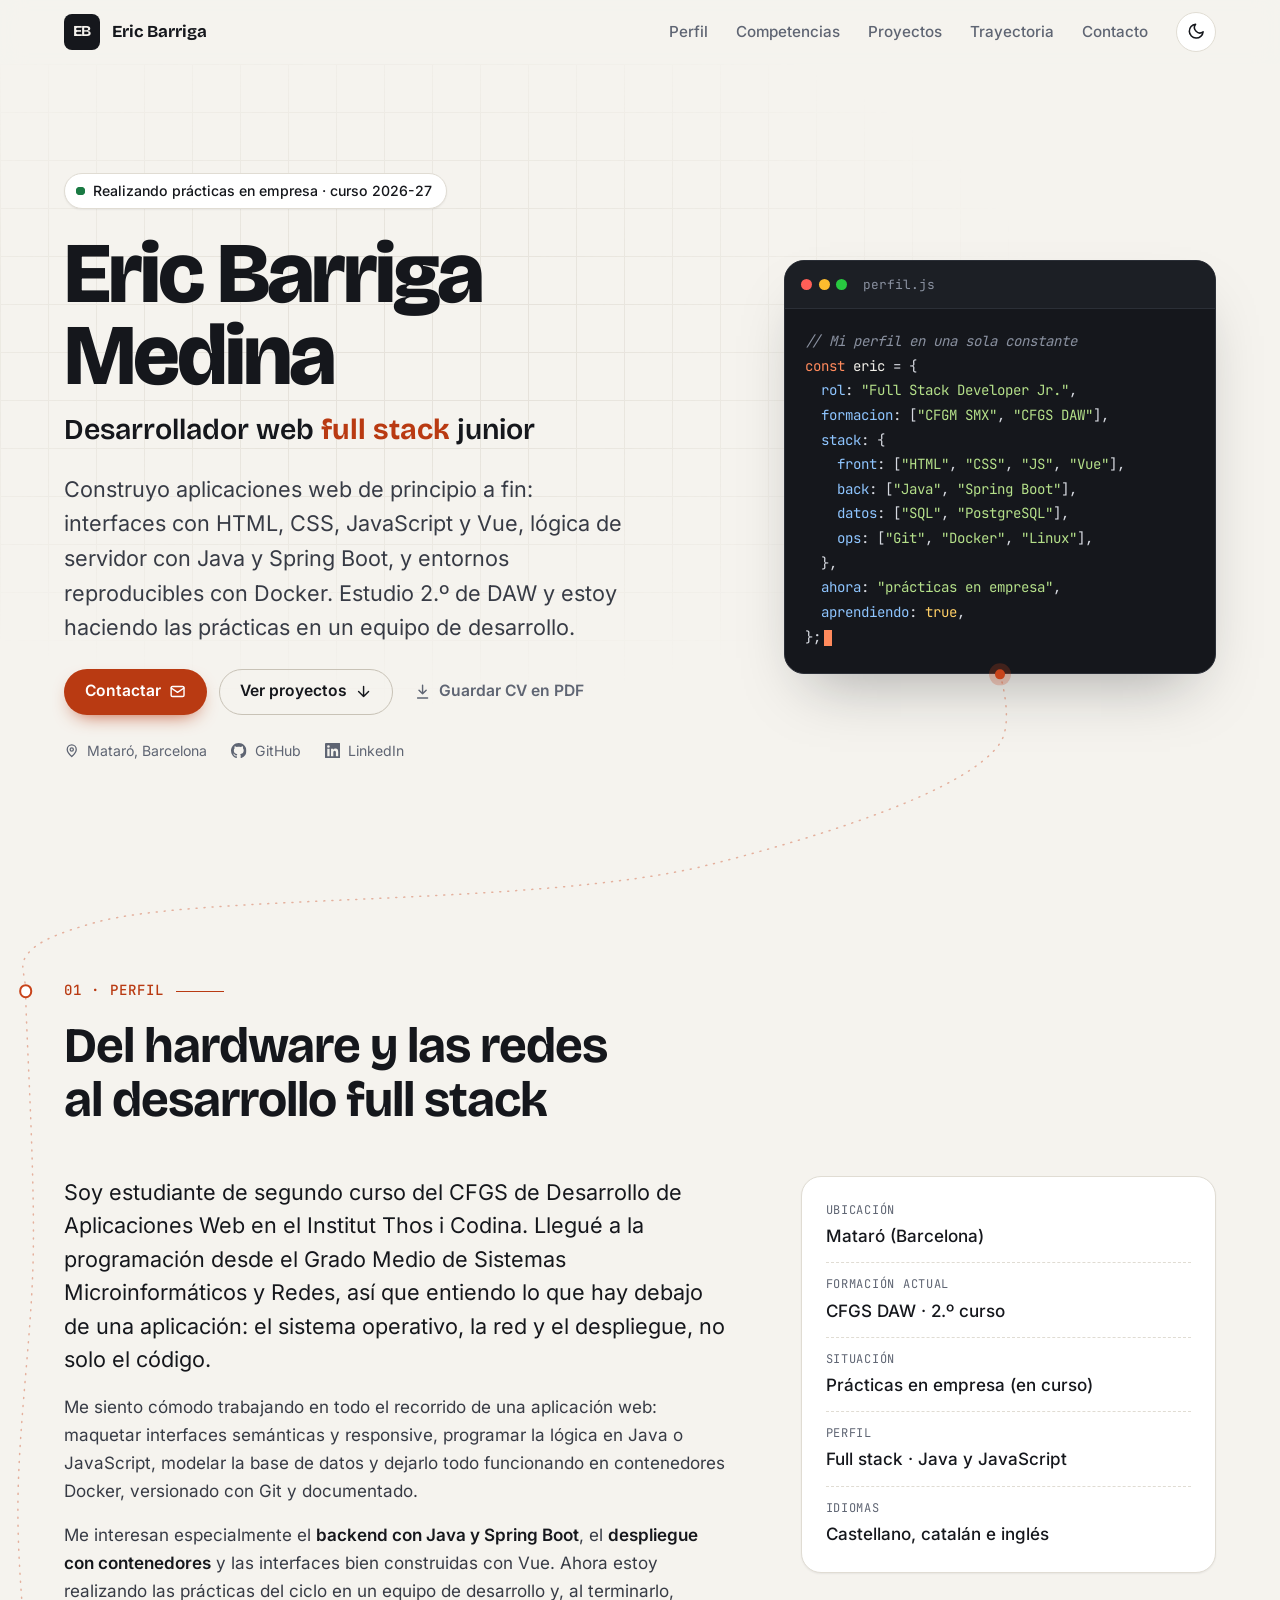
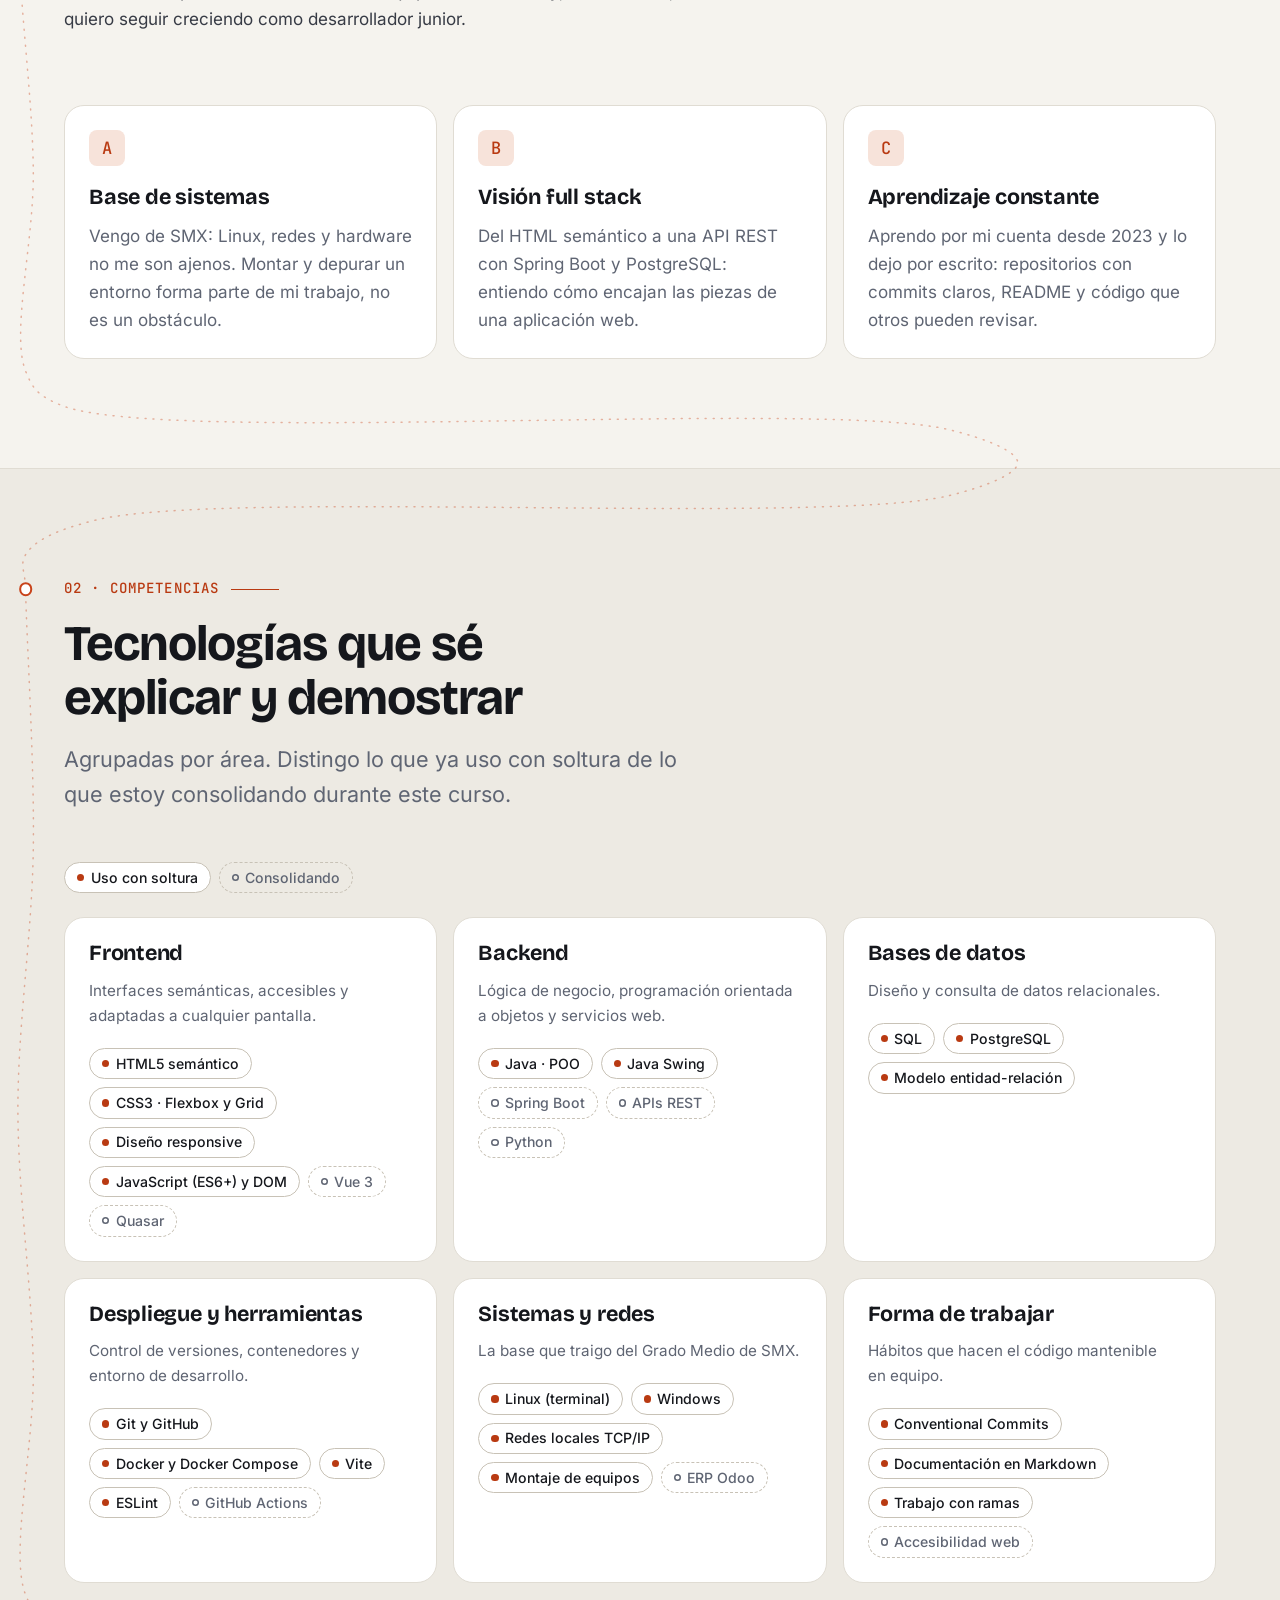
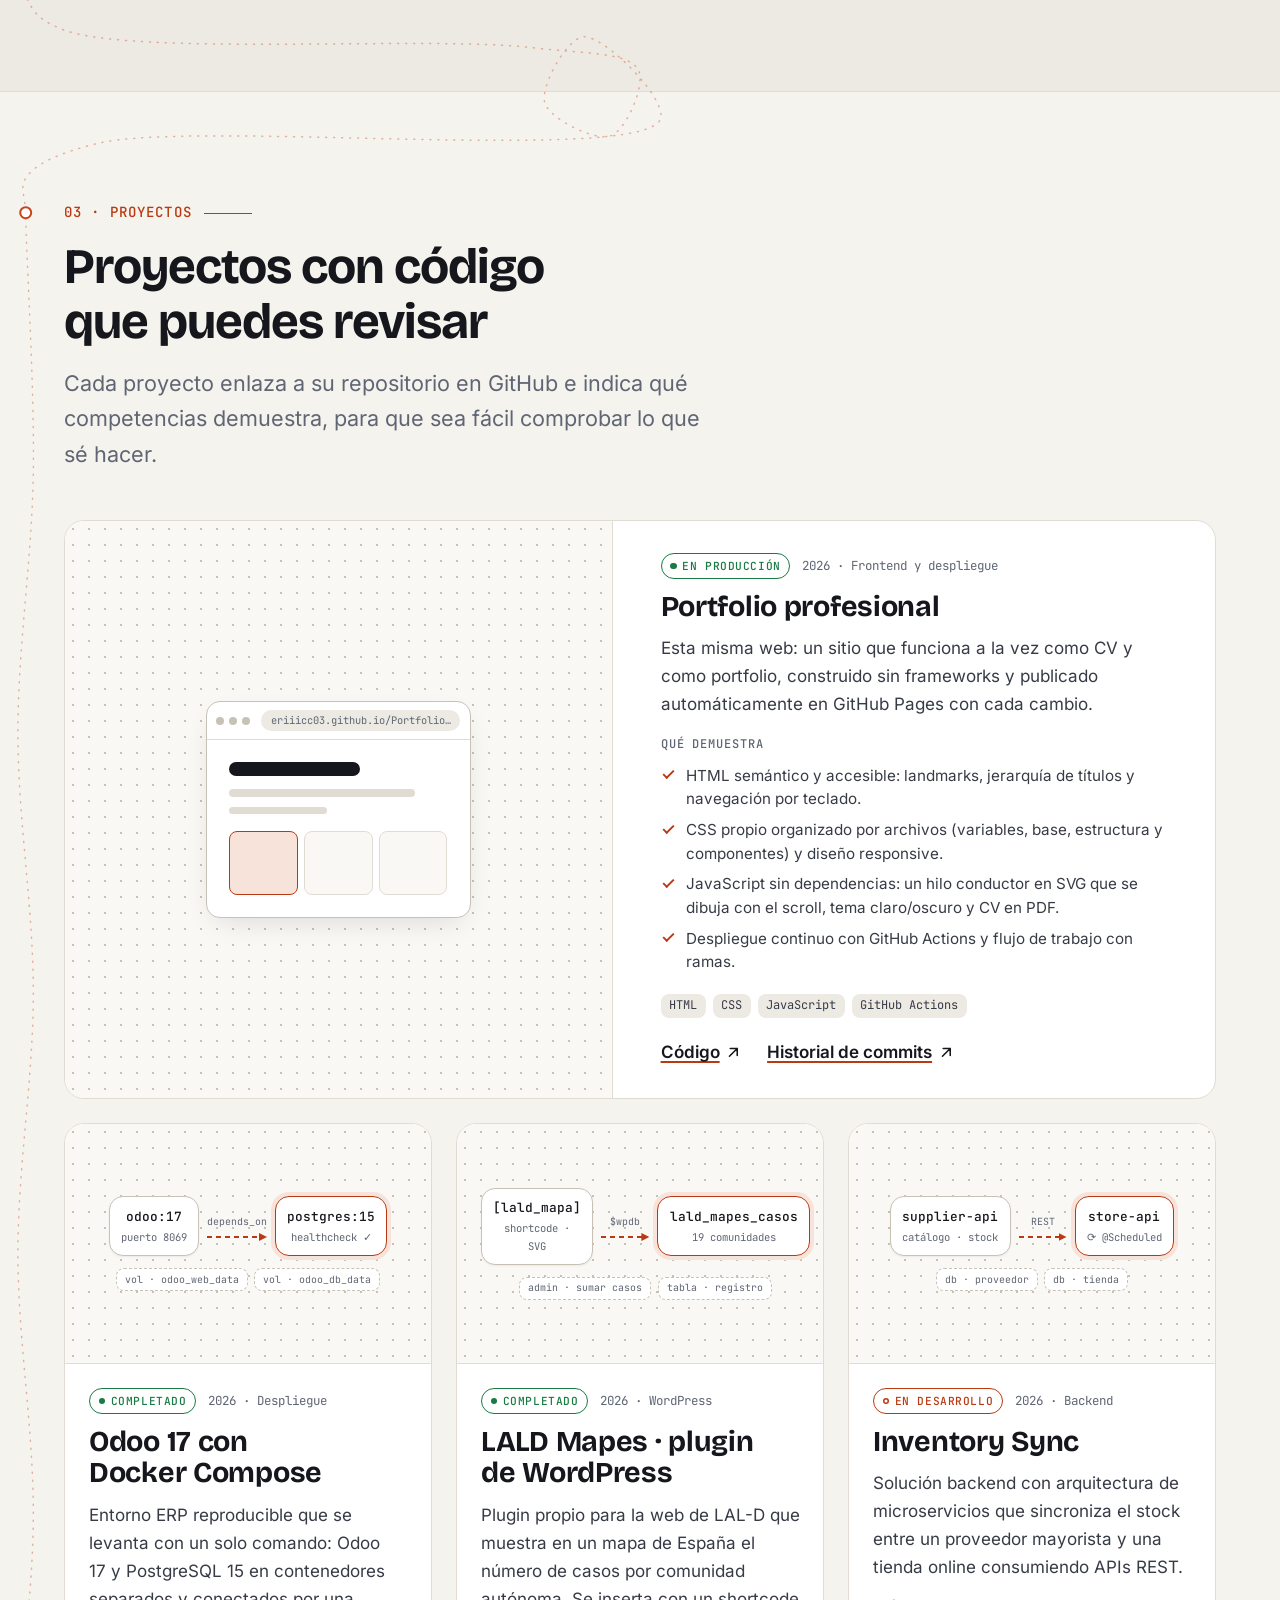
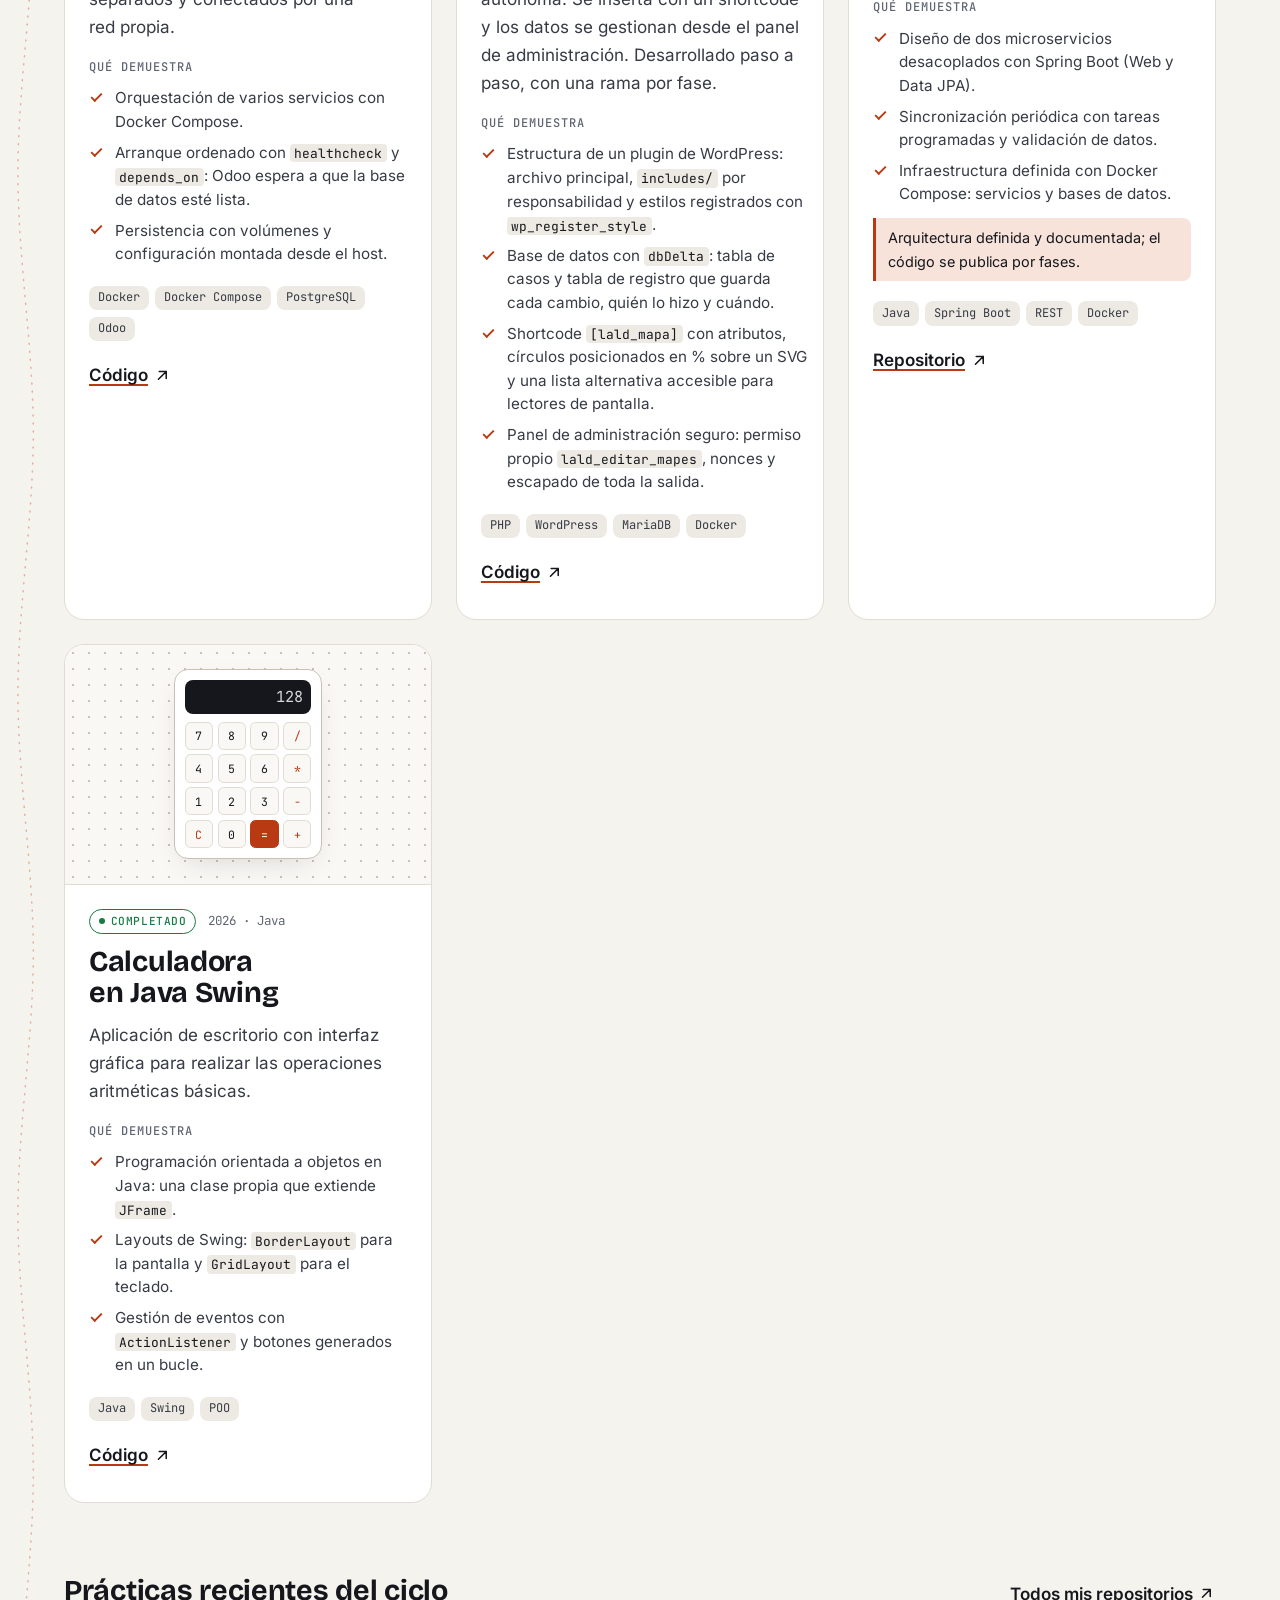
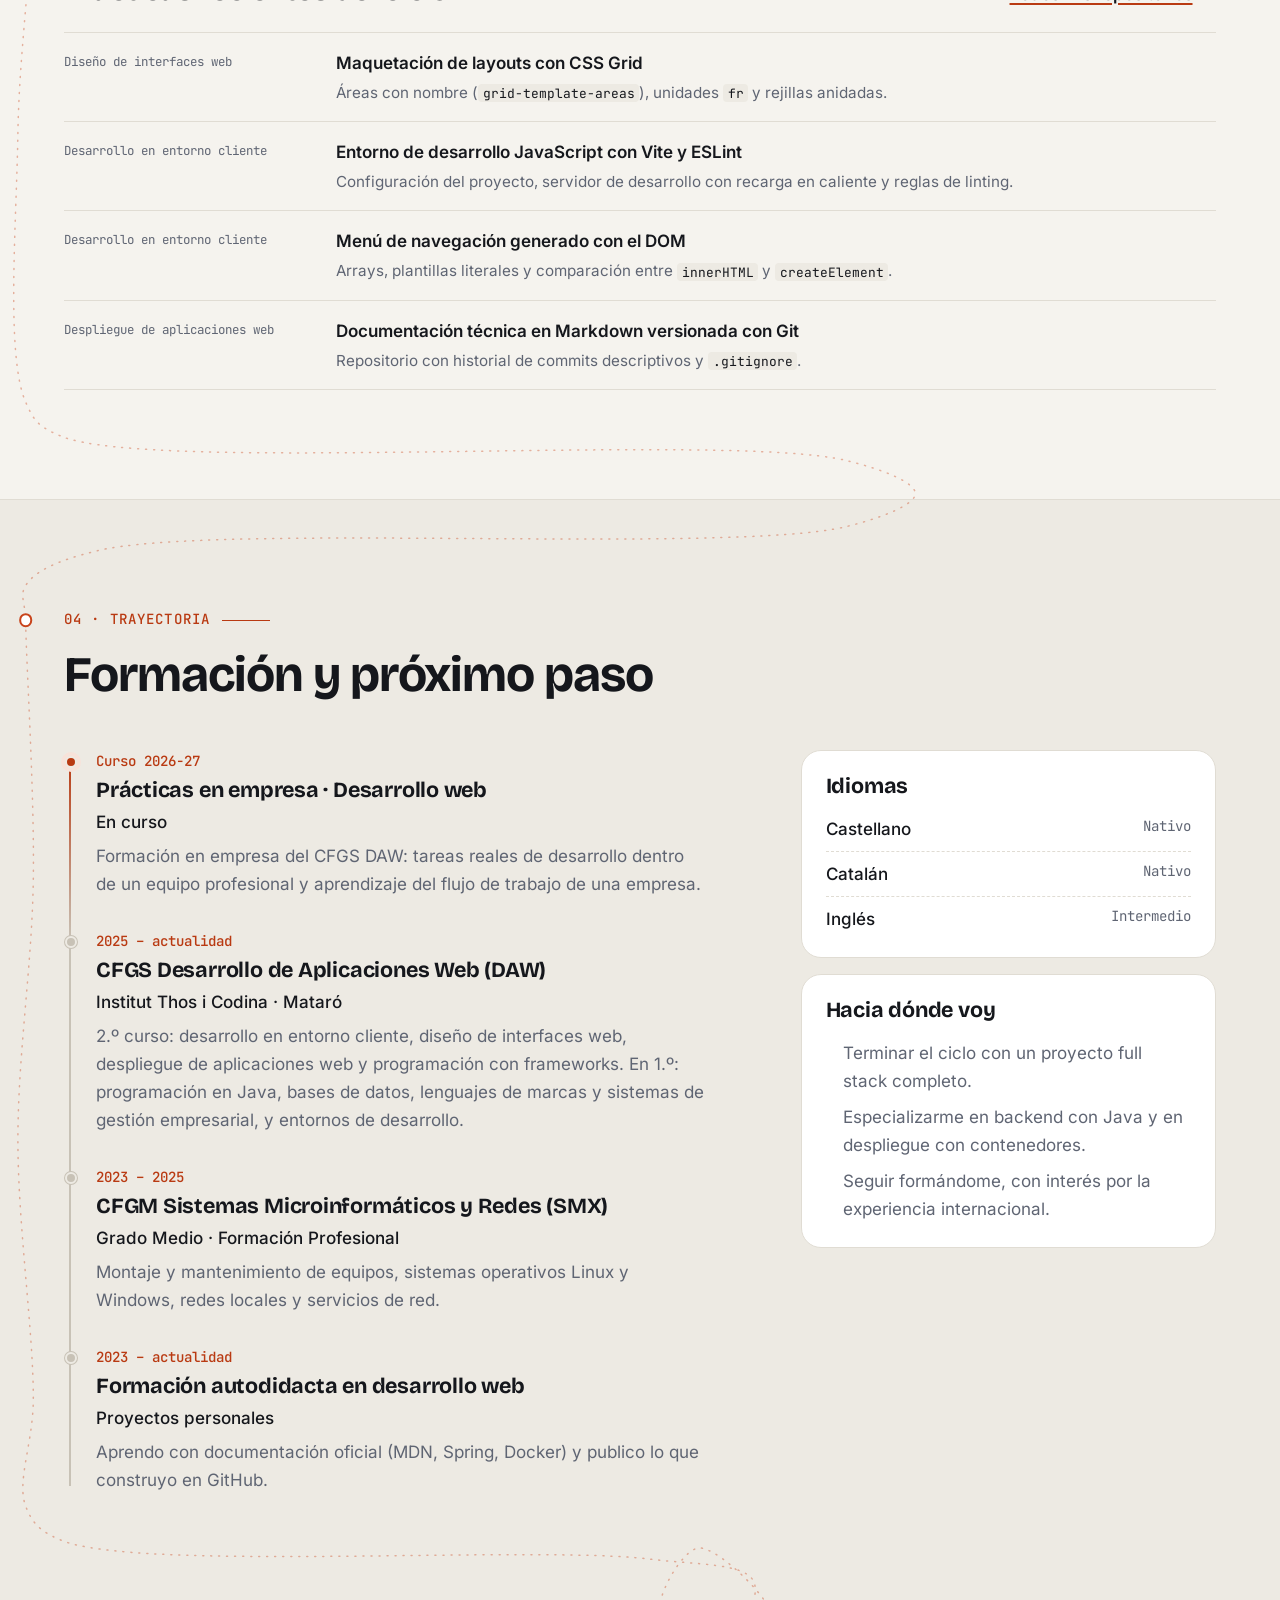
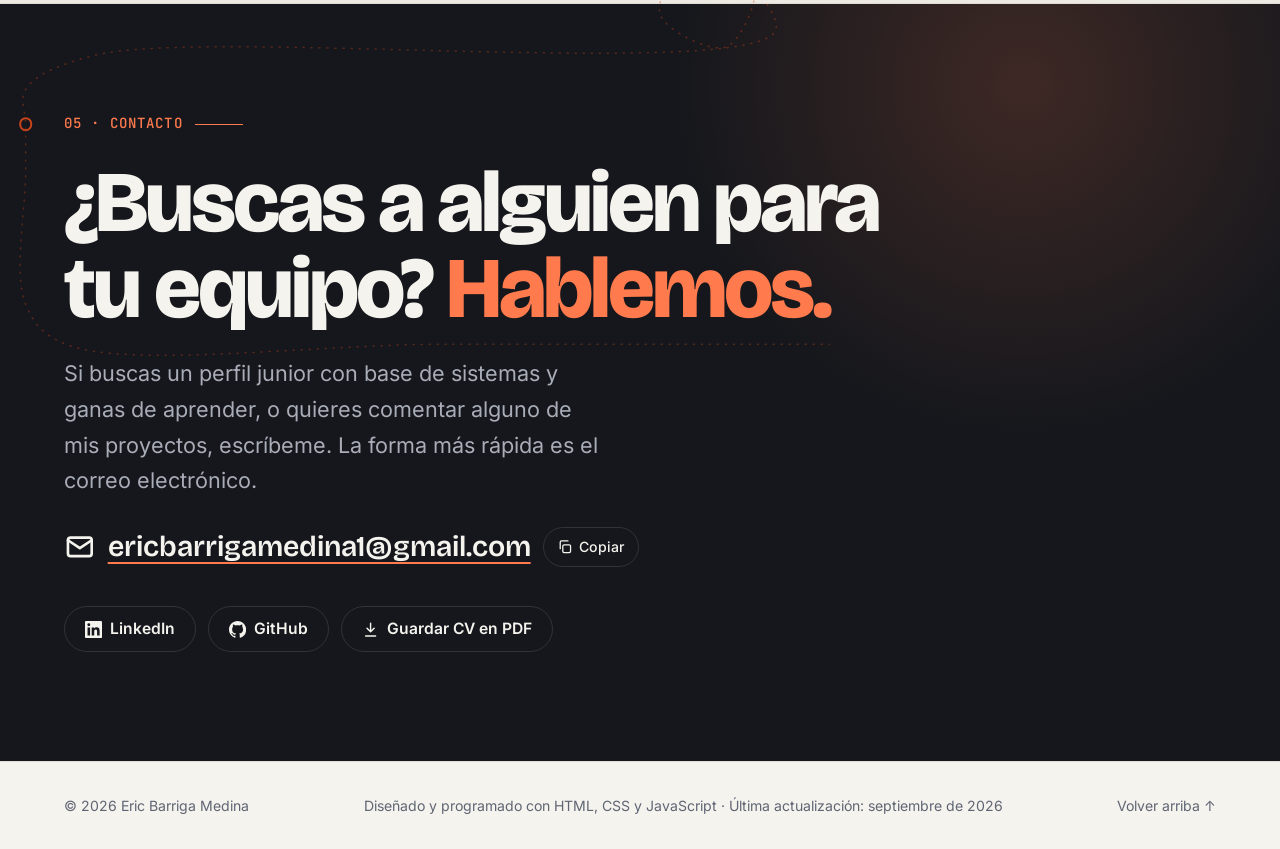
<file: index.html>
<!DOCTYPE html>
<html lang="es">
<head>
  <meta charset="utf-8">
  <meta name="viewport" content="width=device-width, initial-scale=1">
  <title>Eric Barriga Medina · Desarrollador web full stack junior</title>
  <meta name="description" content="Portfolio y CV de Eric Barriga Medina, estudiante de 2.º de DAW. Desarrollo web full stack con HTML, CSS, JavaScript, Vue, Java, Spring Boot, PostgreSQL y Docker. Realizando prácticas en empresa.">
  <meta name="author" content="Eric Barriga Medina">
  <meta name="theme-color" content="#f5f3ee" media="(prefers-color-scheme: light)">
  <meta name="theme-color" content="#0f1013" media="(prefers-color-scheme: dark)">
  <link rel="canonical" href="https://eriiicc03.github.io/PortfolioEricBarrigaMedina/">

  <!-- Vista previa al compartir el enlace (LinkedIn, WhatsApp, etc.) -->
  <meta property="og:type" content="profile">
  <meta property="og:locale" content="es_ES">
  <meta property="og:url" content="https://eriiicc03.github.io/PortfolioEricBarrigaMedina/">
  <meta property="og:site_name" content="Eric Barriga Medina">
  <meta property="og:title" content="Eric Barriga Medina · Desarrollador web full stack junior">
  <meta property="og:description" content="Portfolio y CV: proyectos con Java, Spring Boot, JavaScript, Vue, PostgreSQL y Docker. Realizando prácticas en empresa.">
  <meta property="og:image" content="https://eriiicc03.github.io/PortfolioEricBarrigaMedina/assets/img/og-image.png">
  <meta property="og:image:width" content="1200">
  <meta property="og:image:height" content="630">
  <meta property="og:image:alt" content="Tarjeta con el nombre de Eric Barriga Medina, su rol y sus tecnologías principales">
  <meta property="profile:first_name" content="Eric">
  <meta property="profile:last_name" content="Barriga Medina">
  <meta name="twitter:card" content="summary_large_image">

  <link rel="icon" href="assets/img/favicon.svg" type="image/svg+xml">
  <link rel="apple-touch-icon" href="assets/img/apple-touch-icon.png">

  <!-- Datos estructurados para buscadores (schema.org) -->
  <script type="application/ld+json">
    {
      "@context": "https://schema.org",
      "@type": "Person",
      "name": "Eric Barriga Medina",
      "jobTitle": "Desarrollador web full stack junior",
      "url": "https://eriiicc03.github.io/PortfolioEricBarrigaMedina/",
      "email": "mailto:ericbarrigamedina1@gmail.com",
      "address": {
        "@type": "PostalAddress",
        "addressLocality": "Mataró",
        "addressRegion": "Barcelona",
        "addressCountry": "ES"
      },
      "alumniOf": {
        "@type": "EducationalOrganization",
        "name": "Institut Thos i Codina"
      },
      "knowsAbout": ["HTML", "CSS", "JavaScript", "Vue", "Java", "Spring Boot", "SQL", "PostgreSQL", "Docker", "Git"],
      "knowsLanguage": ["es", "ca", "en"],
      "sameAs": [
        "https://github.com/Eriiicc03",
        "https://www.linkedin.com/in/eric-barriga-medina-5753632b2/"
      ]
    }
  </script>

  <!-- Fuentes propias: se precargan las dos que aparecen en la primera pantalla -->
  <link rel="preload" href="assets/fuentes/bricolage-grotesque-latin.woff2" as="font" type="font/woff2" crossorigin>
  <link rel="preload" href="assets/fuentes/inter-latin.woff2" as="font" type="font/woff2" crossorigin>

  <!-- Aplica el tema elegido antes de pintar la página para evitar parpadeos -->
  <script>
    (function () {
      var raiz = document.documentElement;
      raiz.classList.add("con-js");
      try {
        var temaGuardado = localStorage.getItem("tema");
        if (temaGuardado === "claro" || temaGuardado === "oscuro") raiz.dataset.tema = temaGuardado;
      } catch (error) { /* el navegador no deja guardar datos: no pasa nada */ }
    })();
  </script>

  <link rel="stylesheet" href="css/fuentes.css">
  <link rel="stylesheet" href="css/variables.css">
  <link rel="stylesheet" href="css/base.css">
  <link rel="stylesheet" href="css/estructura.css">
  <link rel="stylesheet" href="css/componentes.css">
  <link rel="stylesheet" href="css/hilo.css">
  <link rel="stylesheet" href="css/impresion.css" media="print">

  <script src="js/principal.js" defer></script>
  <script src="js/hilo-conductor.js" defer></script>
</head>
<body>
  <!-- Iconos: se dibujan una vez aquí y se reutilizan con <use href="#icono-..."> -->
  <svg class="iconos" aria-hidden="true" xmlns="http://www.w3.org/2000/svg">
    <symbol id="icono-github" viewBox="0 0 16 16">
      <path fill="currentColor" d="M8 0C3.58 0 0 3.58 0 8c0 3.54 2.29 6.53 5.47 7.59.4.07.55-.17.55-.38 0-.19-.01-.82-.01-1.49-2.01.37-2.53-.49-2.69-.94-.09-.23-.48-.94-.82-1.13-.28-.15-.68-.52-.01-.53.63-.01 1.08.58 1.23.82.72 1.21 1.87.87 2.33.66.07-.52.28-.87.51-1.07-1.78-.2-3.64-.89-3.64-3.95 0-.87.31-1.59.82-2.15-.08-.2-.36-1.02.08-2.12 0 0 .67-.21 2.2.82.64-.18 1.32-.27 2-.27.68 0 1.36.09 2 .27 1.53-1.04 2.2-.82 2.2-.82.44 1.1.16 1.92.08 2.12.51.56.82 1.27.82 2.15 0 3.07-1.87 3.75-3.65 3.95.29.25.54.73.54 1.48 0 1.07-.01 1.93-.01 2.2 0 .21.15.46.55.38A8.01 8.01 0 0 0 16 8c0-4.42-3.58-8-8-8z"/>
    </symbol>
    <symbol id="icono-linkedin" viewBox="0 0 24 24">
      <path fill="currentColor" d="M20.45 20.45h-3.56v-5.57c0-1.33-.02-3.04-1.85-3.04-1.85 0-2.13 1.45-2.13 2.94v5.67H9.35V9h3.41v1.56h.05c.48-.9 1.64-1.85 3.37-1.85 3.6 0 4.27 2.37 4.27 5.46v6.28zM5.34 7.43a2.06 2.06 0 1 1 0-4.13 2.06 2.06 0 0 1 0 4.13zM7.12 20.45H3.56V9h3.56v11.45zM22.22 0H1.77C.79 0 0 .77 0 1.73v20.54C0 23.23.79 24 1.77 24h20.45c.98 0 1.78-.77 1.78-1.73V1.73C24 .77 23.2 0 22.22 0z"/>
    </symbol>
    <symbol id="icono-correo" viewBox="0 0 24 24">
      <g fill="none" stroke="currentColor" stroke-width="2" stroke-linecap="round" stroke-linejoin="round"><rect x="3" y="5" width="18" height="14" rx="2"/><path d="m3 7 9 6 9-6"/></g>
    </symbol>
    <symbol id="icono-ubicacion" viewBox="0 0 24 24">
      <g fill="none" stroke="currentColor" stroke-width="2" stroke-linecap="round" stroke-linejoin="round"><path d="M12 21s-7-6.2-7-11a7 7 0 0 1 14 0c0 4.8-7 11-7 11z"/><circle cx="12" cy="10" r="2.5"/></g>
    </symbol>
    <symbol id="icono-flecha-abajo" viewBox="0 0 24 24">
      <path fill="none" stroke="currentColor" stroke-width="2" stroke-linecap="round" stroke-linejoin="round" d="M12 5v14m-7-7 7 7 7-7"/>
    </symbol>
    <symbol id="icono-flecha" viewBox="0 0 24 24">
      <path fill="none" stroke="currentColor" stroke-width="2" stroke-linecap="round" stroke-linejoin="round" d="M7 17 17 7M8 7h9v9"/>
    </symbol>
    <symbol id="icono-descargar" viewBox="0 0 24 24">
      <path fill="none" stroke="currentColor" stroke-width="2" stroke-linecap="round" stroke-linejoin="round" d="M12 3v12m-5-5 5 5 5-5M5 21h14"/>
    </symbol>
    <symbol id="icono-copiar" viewBox="0 0 24 24">
      <g fill="none" stroke="currentColor" stroke-width="2" stroke-linecap="round" stroke-linejoin="round"><rect x="9" y="9" width="12" height="12" rx="2"/><path d="M5 15V5a2 2 0 0 1 2-2h10"/></g>
    </symbol>
    <symbol id="icono-hecho" viewBox="0 0 24 24">
      <path fill="none" stroke="currentColor" stroke-width="2" stroke-linecap="round" stroke-linejoin="round" d="M20 6 9 17l-5-5"/>
    </symbol>
    <symbol id="icono-menu" viewBox="0 0 24 24">
      <path fill="none" stroke="currentColor" stroke-width="2" stroke-linecap="round" d="M4 7h16M4 12h16M4 17h16"/>
    </symbol>
    <symbol id="icono-cerrar" viewBox="0 0 24 24">
      <path fill="none" stroke="currentColor" stroke-width="2" stroke-linecap="round" d="M6 6l12 12M18 6 6 18"/>
    </symbol>
    <symbol id="icono-sol" viewBox="0 0 24 24">
      <g fill="none" stroke="currentColor" stroke-width="2" stroke-linecap="round"><circle cx="12" cy="12" r="4"/><path d="M12 2v2M12 20v2M4.9 4.9l1.4 1.4M17.7 17.7l1.4 1.4M2 12h2M20 12h2M4.9 19.1l1.4-1.4M17.7 6.3l1.4-1.4"/></g>
    </symbol>
    <symbol id="icono-luna" viewBox="0 0 24 24">
      <path fill="none" stroke="currentColor" stroke-width="2" stroke-linecap="round" stroke-linejoin="round" d="M21 12.8A9 9 0 1 1 11.2 3a7 7 0 0 0 9.8 9.8z"/>
    </symbol>
  </svg>

  <a class="saltar-contenido" href="#contenido">Saltar al contenido</a>

  <header class="cabecera" data-cabecera>
    <div class="contenedor cabecera__interior">
      <a class="marca" href="#inicio">
        <span class="marca__logo" aria-hidden="true">EB</span>
        <span class="marca__nombre">Eric Barriga</span>
      </a>

      <nav class="menu" aria-label="Principal" data-menu>
        <button class="menu__boton boton-icono" type="button" aria-expanded="false" aria-controls="menu-principal" data-menu-boton>
          <svg class="icono icono--menu" aria-hidden="true"><use href="#icono-menu"/></svg>
          <svg class="icono icono--cerrar" aria-hidden="true"><use href="#icono-cerrar"/></svg>
          <span class="solo-lectores">Menú</span>
        </button>
        <ul class="menu__lista" id="menu-principal">
          <li><a class="menu__enlace" href="#perfil">Perfil</a></li>
          <li><a class="menu__enlace" href="#competencias">Competencias</a></li>
          <li><a class="menu__enlace" href="#proyectos">Proyectos</a></li>
          <li><a class="menu__enlace" href="#trayectoria">Trayectoria</a></li>
          <li><a class="menu__enlace" href="#contacto">Contacto</a></li>
        </ul>
      </nav>

      <button class="boton-tema boton-icono solo-con-js" type="button" aria-pressed="false" data-boton-tema>
        <svg class="icono icono--luna" aria-hidden="true"><use href="#icono-luna"/></svg>
        <svg class="icono icono--sol" aria-hidden="true"><use href="#icono-sol"/></svg>
        <span class="solo-lectores">Tema oscuro</span>
      </button>
    </div>
  </header>

  <!-- data-hilo: zona que recorre el hilo conductor (ver js/hilo-conductor.js) -->
  <main class="zona-hilo" id="contenido" data-hilo>
    <!-- ============ INICIO ============ -->
    <section class="portada" id="inicio" aria-labelledby="portada-titulo">
      <div class="contenedor portada__rejilla">
        <div class="portada__texto">
          <p class="estado"><span class="estado__punto" aria-hidden="true"></span>Realizando prácticas en empresa · curso 2026-27</p>
          <h1 class="portada__titulo" id="portada-titulo">Eric Barriga Medina</h1>
          <p class="portada__puesto">Desarrollador web <strong>full stack</strong> junior</p>
          <p class="portada__intro">
            Construyo aplicaciones web de principio a fin: interfaces con HTML, CSS, JavaScript y Vue,
            lógica de servidor con Java y Spring Boot, y entornos reproducibles con Docker.
            Estudio 2.º de DAW y estoy haciendo las prácticas en un equipo de desarrollo.
          </p>

          <!-- Solo en el CV impreso / PDF -->
          <ul class="contacto-impreso solo-impresion">
            <li>ericbarrigamedina1@gmail.com</li>
            <li>github.com/Eriiicc03</li>
            <li>linkedin.com/in/eric-barriga-medina-5753632b2</li>
            <li>Mataró (Barcelona)</li>
          </ul>

          <div class="portada__acciones">
            <a class="boton boton--principal" href="#contacto">
              Contactar
              <svg class="icono" aria-hidden="true"><use href="#icono-correo"/></svg>
            </a>
            <a class="boton boton--borde" href="#proyectos">
              Ver proyectos
              <svg class="icono" aria-hidden="true"><use href="#icono-flecha-abajo"/></svg>
            </a>
            <button class="boton boton--texto solo-con-js" type="button" data-imprimir>
              <svg class="icono" aria-hidden="true"><use href="#icono-descargar"/></svg>
              Guardar CV en PDF
            </button>
          </div>

          <ul class="portada__enlaces">
            <li>
              <svg class="icono" aria-hidden="true"><use href="#icono-ubicacion"/></svg>
              Mataró, Barcelona
            </li>
            <li>
              <a href="https://github.com/Eriiicc03" rel="me noopener" target="_blank">
                <svg class="icono" aria-hidden="true"><use href="#icono-github"/></svg>
                GitHub
              </a>
            </li>
            <li>
              <a href="https://www.linkedin.com/in/eric-barriga-medina-5753632b2/" rel="me noopener" target="_blank">
                <svg class="icono" aria-hidden="true"><use href="#icono-linkedin"/></svg>
                LinkedIn
              </a>
            </li>
          </ul>
        </div>

        <figure class="tarjeta-codigo" aria-labelledby="tarjeta-codigo-pie" data-hilo-inicio>
          <div class="tarjeta-codigo__barra">
            <span class="tarjeta-codigo__puntos" aria-hidden="true"><span></span><span></span><span></span></span>
            <span class="tarjeta-codigo__archivo">perfil.js</span>
          </div>
          <pre class="tarjeta-codigo__cuerpo" tabindex="0"><code><span class="cod-comentario">// Mi perfil en una sola constante</span>
<span class="cod-palabra">const</span> <span class="cod-variable">eric</span> = {
  <span class="cod-propiedad">rol</span>: <span class="cod-texto">"Full Stack Developer Jr."</span>,
  <span class="cod-propiedad">formacion</span>: [<span class="cod-texto">"CFGM SMX"</span>, <span class="cod-texto">"CFGS DAW"</span>],
  <span class="cod-propiedad">stack</span>: {
    <span class="cod-propiedad">front</span>: [<span class="cod-texto">"HTML"</span>, <span class="cod-texto">"CSS"</span>, <span class="cod-texto">"JS"</span>, <span class="cod-texto">"Vue"</span>],
    <span class="cod-propiedad">back</span>: [<span class="cod-texto">"Java"</span>, <span class="cod-texto">"Spring Boot"</span>],
    <span class="cod-propiedad">datos</span>: [<span class="cod-texto">"SQL"</span>, <span class="cod-texto">"PostgreSQL"</span>],
    <span class="cod-propiedad">ops</span>: [<span class="cod-texto">"Git"</span>, <span class="cod-texto">"Docker"</span>, <span class="cod-texto">"Linux"</span>],
  },
  <span class="cod-propiedad">ahora</span>: <span class="cod-texto">"prácticas en empresa"</span>,
  <span class="cod-propiedad">aprendiendo</span>: <span class="cod-booleano">true</span>,
};<span class="tarjeta-codigo__cursor" aria-hidden="true"></span></code></pre>
          <figcaption class="solo-lectores" id="tarjeta-codigo-pie">Resumen del perfil escrito como un objeto de JavaScript.</figcaption>
        </figure>
      </div>
    </section>

    <!-- ============ PERFIL ============ -->
    <section class="seccion" id="perfil" aria-labelledby="perfil-titulo">
      <div class="contenedor">
        <header class="seccion__cabecera">
          <p class="seccion__etiqueta"><span class="nodo solo-con-js" aria-hidden="true" data-nodo></span><span class="seccion__numero">01 · </span>Perfil</p>
          <h2 class="seccion__titulo" id="perfil-titulo">Del hardware y las redes al desarrollo full stack</h2>
        </header>

        <div class="perfil">
          <div class="perfil__texto">
            <p class="perfil__entradilla">
              Soy estudiante de segundo curso del CFGS de Desarrollo de Aplicaciones Web en el Institut Thos i Codina.
              Llegué a la programación desde el Grado Medio de Sistemas Microinformáticos y Redes, así que entiendo
              lo que hay debajo de una aplicación: el sistema operativo, la red y el despliegue, no solo el código.
            </p>
            <p>
              Me siento cómodo trabajando en todo el recorrido de una aplicación web: maquetar interfaces
              semánticas y responsive, programar la lógica en Java o JavaScript, modelar la base de datos
              y dejarlo todo funcionando en contenedores Docker, versionado con Git y documentado.
            </p>
            <p>
              Me interesan especialmente el <strong>backend con Java y Spring Boot</strong>, el <strong>despliegue con contenedores</strong>
              y las interfaces bien construidas con Vue. Ahora estoy realizando las prácticas del ciclo en un equipo
              de desarrollo y, al terminarlo, quiero seguir creciendo como desarrollador junior.
            </p>
          </div>

          <aside class="datos" aria-label="Datos rápidos">
            <dl class="datos__lista">
              <div class="datos__fila">
                <dt>Ubicación</dt>
                <dd>Mataró (Barcelona)</dd>
              </div>
              <div class="datos__fila">
                <dt>Formación actual</dt>
                <dd>CFGS DAW · 2.º curso</dd>
              </div>
              <div class="datos__fila">
                <dt>Situación</dt>
                <dd>Prácticas en empresa (en curso)</dd>
              </div>
              <div class="datos__fila">
                <dt>Perfil</dt>
                <dd>Full stack · Java y JavaScript</dd>
              </div>
              <div class="datos__fila">
                <dt>Idiomas</dt>
                <dd>Castellano, catalán e inglés</dd>
              </div>
            </dl>
          </aside>
        </div>

        <ul class="fortalezas">
          <li class="fortaleza" data-aparecer>
            <span class="fortaleza__letra" aria-hidden="true">A</span>
            <h3 class="fortaleza__titulo">Base de sistemas</h3>
            <p>Vengo de SMX: Linux, redes y hardware no me son ajenos. Montar y depurar un entorno forma parte de mi trabajo, no es un obstáculo.</p>
          </li>
          <li class="fortaleza" data-aparecer>
            <span class="fortaleza__letra" aria-hidden="true">B</span>
            <h3 class="fortaleza__titulo">Visión full stack</h3>
            <p>Del HTML semántico a una API REST con Spring Boot y PostgreSQL: entiendo cómo encajan las piezas de una aplicación web.</p>
          </li>
          <li class="fortaleza" data-aparecer>
            <span class="fortaleza__letra" aria-hidden="true">C</span>
            <h3 class="fortaleza__titulo">Aprendizaje constante</h3>
            <p>Aprendo por mi cuenta desde 2023 y lo dejo por escrito: repositorios con commits claros, README y código que otros pueden revisar.</p>
          </li>
        </ul>
      </div>
    </section>

    <!-- ============ COMPETENCIAS ============ -->
    <section class="seccion seccion--alterna" id="competencias" aria-labelledby="competencias-titulo">
      <div class="contenedor">
        <header class="seccion__cabecera">
          <p class="seccion__etiqueta"><span class="nodo solo-con-js" aria-hidden="true" data-nodo></span><span class="seccion__numero">02 · </span>Competencias</p>
          <h2 class="seccion__titulo" id="competencias-titulo">Tecnologías que sé explicar y demostrar</h2>
          <p class="seccion__intro">
            Agrupadas por área. Distingo lo que ya uso con soltura de lo que estoy consolidando durante este curso.
          </p>
        </header>

        <ul class="leyenda">
          <li><span class="chip">Uso con soltura</span></li>
          <li><span class="chip chip--aprendiendo">Consolidando</span></li>
        </ul>

        <div class="rejilla-competencias">
          <article class="grupo-competencias" data-aparecer>
            <h3 class="grupo-competencias__titulo">Frontend</h3>
            <p class="grupo-competencias__descripcion">Interfaces semánticas, accesibles y adaptadas a cualquier pantalla.</p>
            <ul class="chips">
              <li class="chip">HTML5 semántico</li>
              <li class="chip">CSS3 · Flexbox y Grid</li>
              <li class="chip">Diseño responsive</li>
              <li class="chip">JavaScript (ES6+) y DOM</li>
              <li class="chip chip--aprendiendo">Vue 3<span class="solo-lectores"> (consolidando)</span></li>
              <li class="chip chip--aprendiendo">Quasar<span class="solo-lectores"> (consolidando)</span></li>
            </ul>
          </article>

          <article class="grupo-competencias" data-aparecer>
            <h3 class="grupo-competencias__titulo">Backend</h3>
            <p class="grupo-competencias__descripcion">Lógica de negocio, programación orientada a objetos y servicios web.</p>
            <ul class="chips">
              <li class="chip">Java · POO</li>
              <li class="chip">Java Swing</li>
              <li class="chip chip--aprendiendo">Spring Boot<span class="solo-lectores"> (consolidando)</span></li>
              <li class="chip chip--aprendiendo">APIs REST<span class="solo-lectores"> (consolidando)</span></li>
              <li class="chip chip--aprendiendo">Python<span class="solo-lectores"> (consolidando)</span></li>
            </ul>
          </article>

          <article class="grupo-competencias" data-aparecer>
            <h3 class="grupo-competencias__titulo">Bases de datos</h3>
            <p class="grupo-competencias__descripcion">Diseño y consulta de datos relacionales.</p>
            <ul class="chips">
              <li class="chip">SQL</li>
              <li class="chip">PostgreSQL</li>
              <li class="chip">Modelo entidad-relación</li>
            </ul>
          </article>

          <article class="grupo-competencias" data-aparecer>
            <h3 class="grupo-competencias__titulo">Despliegue y herramientas</h3>
            <p class="grupo-competencias__descripcion">Control de versiones, contenedores y entorno de desarrollo.</p>
            <ul class="chips">
              <li class="chip">Git y GitHub</li>
              <li class="chip">Docker y Docker Compose</li>
              <li class="chip">Vite</li>
              <li class="chip">ESLint</li>
              <li class="chip chip--aprendiendo">GitHub Actions<span class="solo-lectores"> (consolidando)</span></li>
            </ul>
          </article>

          <article class="grupo-competencias" data-aparecer>
            <h3 class="grupo-competencias__titulo">Sistemas y redes</h3>
            <p class="grupo-competencias__descripcion">La base que traigo del Grado Medio de SMX.</p>
            <ul class="chips">
              <li class="chip">Linux (terminal)</li>
              <li class="chip">Windows</li>
              <li class="chip">Redes locales TCP/IP</li>
              <li class="chip">Montaje de equipos</li>
              <li class="chip chip--aprendiendo">ERP Odoo<span class="solo-lectores"> (consolidando)</span></li>
            </ul>
          </article>

          <article class="grupo-competencias" data-aparecer>
            <h3 class="grupo-competencias__titulo">Forma de trabajar</h3>
            <p class="grupo-competencias__descripcion">Hábitos que hacen el código mantenible en equipo.</p>
            <ul class="chips">
              <li class="chip">Conventional Commits</li>
              <li class="chip">Documentación en Markdown</li>
              <li class="chip">Trabajo con ramas</li>
              <li class="chip chip--aprendiendo">Accesibilidad web<span class="solo-lectores"> (consolidando)</span></li>
            </ul>
          </article>
        </div>
      </div>
    </section>

    <!-- ============ PROYECTOS ============
         Para añadir un proyecto nuevo, copia un <article class="proyecto"> completo
         y cambia textos, etiquetas y enlaces. Ver README → "Cómo añadir un proyecto". -->
    <section class="seccion" id="proyectos" aria-labelledby="proyectos-titulo">
      <div class="contenedor">
        <header class="seccion__cabecera">
          <p class="seccion__etiqueta"><span class="nodo solo-con-js" aria-hidden="true" data-nodo></span><span class="seccion__numero">03 · </span>Proyectos</p>
          <h2 class="seccion__titulo" id="proyectos-titulo">Proyectos con código que puedes revisar</h2>
          <p class="seccion__intro">
            Cada proyecto enlaza a su repositorio en GitHub e indica qué competencias demuestra,
            para que sea fácil comprobar lo que sé hacer.
          </p>
        </header>

        <div class="proyectos">
          <!-- Proyecto destacado -->
          <article class="proyecto proyecto--destacado" data-aparecer>
            <div class="proyecto__dibujo" aria-hidden="true">
              <div class="mini-navegador">
                <div class="mini-navegador__barra">
                  <span class="mini-navegador__punto"></span>
                  <span class="mini-navegador__punto"></span>
                  <span class="mini-navegador__punto"></span>
                  <span class="mini-navegador__direccion">eriiicc03.github.io/Portfolio…</span>
                </div>
                <div class="mini-navegador__pagina">
                  <span class="mini-navegador__linea mini-navegador__linea--titulo"></span>
                  <span class="mini-navegador__linea"></span>
                  <span class="mini-navegador__linea mini-navegador__linea--corta"></span>
                  <span class="mini-navegador__tarjetas"><span></span><span></span><span></span></span>
                </div>
              </div>
            </div>
            <div class="proyecto__cuerpo">
              <p class="proyecto__meta">
                <span class="etiqueta-estado etiqueta-estado--produccion">En producción</span>
                <span>2026 · Frontend y despliegue</span>
              </p>
              <h3 class="proyecto__titulo">Portfolio profesional</h3>
              <p class="proyecto__descripcion">
                Esta misma web: un sitio que funciona a la vez como CV y como portfolio,
                construido sin frameworks y publicado automáticamente en GitHub Pages con cada cambio.
              </p>
              <h4 class="proyecto__subtitulo">Qué demuestra</h4>
              <ul class="proyecto__pruebas">
                <li>HTML semántico y accesible: landmarks, jerarquía de títulos y navegación por teclado.</li>
                <li>CSS propio organizado por archivos (variables, base, estructura y componentes) y diseño responsive.</li>
                <li>JavaScript sin dependencias: un hilo conductor en SVG que se dibuja con el scroll, tema claro/oscuro y CV en PDF.</li>
                <li>Despliegue continuo con GitHub Actions y flujo de trabajo con ramas.</li>
              </ul>
              <ul class="tecnologias">
                <li>HTML</li>
                <li>CSS</li>
                <li>JavaScript</li>
                <li>GitHub Actions</li>
              </ul>
              <p class="proyecto__enlaces">
                <a class="enlace-flecha" href="https://github.com/Eriiicc03/PortfolioEricBarrigaMedina" target="_blank" rel="noopener">
                  Código
                  <svg class="icono" aria-hidden="true"><use href="#icono-flecha"/></svg>
                </a>
                <a class="enlace-flecha enlace-flecha--secundario" href="https://github.com/Eriiicc03/PortfolioEricBarrigaMedina/commits/main" target="_blank" rel="noopener">
                  Historial de commits
                  <svg class="icono" aria-hidden="true"><use href="#icono-flecha"/></svg>
                </a>
              </p>
            </div>
          </article>

          <article class="proyecto" data-aparecer>
            <div class="proyecto__dibujo" aria-hidden="true">
              <div class="esquema">
                <span class="esquema__nodo">
                  <span class="esquema__nombre">odoo:17</span>
                  <span class="esquema__detalle">puerto 8069</span>
                </span>
                <span class="esquema__flecha">depends_on</span>
                <span class="esquema__nodo esquema__nodo--destacado">
                  <span class="esquema__nombre">postgres:15</span>
                  <span class="esquema__detalle">healthcheck ✓</span>
                </span>
              </div>
              <div class="esquema__volumenes">
                <span>vol · odoo_web_data</span>
                <span>vol · odoo_db_data</span>
              </div>
            </div>
            <div class="proyecto__cuerpo">
              <p class="proyecto__meta">
                <span class="etiqueta-estado etiqueta-estado--completado">Completado</span>
                <span>2026 · Despliegue</span>
              </p>
              <h3 class="proyecto__titulo">Odoo 17 con Docker Compose</h3>
              <p class="proyecto__descripcion">
                Entorno ERP reproducible que se levanta con un solo comando: Odoo 17 y PostgreSQL 15
                en contenedores separados y conectados por una red propia.
              </p>
              <h4 class="proyecto__subtitulo">Qué demuestra</h4>
              <ul class="proyecto__pruebas">
                <li>Orquestación de varios servicios con Docker Compose.</li>
                <li>Arranque ordenado con <code>healthcheck</code> y <code>depends_on</code>: Odoo espera a que la base de datos esté lista.</li>
                <li>Persistencia con volúmenes y configuración montada desde el host.</li>
              </ul>
              <ul class="tecnologias">
                <li>Docker</li>
                <li>Docker Compose</li>
                <li>PostgreSQL</li>
                <li>Odoo</li>
              </ul>
              <p class="proyecto__enlaces">
                <a class="enlace-flecha" href="https://github.com/Eriiicc03/Odoo" target="_blank" rel="noopener">
                  Código
                  <svg class="icono" aria-hidden="true"><use href="#icono-flecha"/></svg>
                </a>
              </p>
            </div>
          </article>

          <article class="proyecto" data-aparecer>
            <div class="proyecto__dibujo" aria-hidden="true">
              <div class="esquema">
                <span class="esquema__nodo">
                  <span class="esquema__nombre">[lald_mapa]</span>
                  <span class="esquema__detalle">shortcode · SVG</span>
                </span>
                <span class="esquema__flecha">$wpdb</span>
                <span class="esquema__nodo esquema__nodo--destacado">
                  <span class="esquema__nombre">lald_mapes_casos</span>
                  <span class="esquema__detalle">19 comunidades</span>
                </span>
              </div>
              <div class="esquema__volumenes">
                <span>admin · sumar casos</span>
                <span>tabla · registro</span>
              </div>
            </div>
            <div class="proyecto__cuerpo">
              <p class="proyecto__meta">
                <span class="etiqueta-estado etiqueta-estado--completado">Completado</span>
                <span>2026 · WordPress</span>
              </p>
              <h3 class="proyecto__titulo">LALD Mapes · plugin de WordPress</h3>
              <p class="proyecto__descripcion">
                Plugin propio para la web de LAL-D que muestra en un mapa de España el número de casos
                por comunidad autónoma. Se inserta con un shortcode y los datos se gestionan desde el
                panel de administración. Desarrollado paso a paso, con una rama por fase.
              </p>
              <h4 class="proyecto__subtitulo">Qué demuestra</h4>
              <ul class="proyecto__pruebas">
                <li>Estructura de un plugin de WordPress: archivo principal, <code>includes/</code> por responsabilidad y estilos registrados con <code>wp_register_style</code>.</li>
                <li>Base de datos con <code>dbDelta</code>: tabla de casos y tabla de registro que guarda cada cambio, quién lo hizo y cuándo.</li>
                <li>Shortcode <code>[lald_mapa]</code> con atributos, círculos posicionados en % sobre un SVG y una lista alternativa accesible para lectores de pantalla.</li>
                <li>Panel de administración seguro: permiso propio <code>lald_editar_mapes</code>, nonces y escapado de toda la salida.</li>
              </ul>
              <ul class="tecnologias">
                <li>PHP</li>
                <li>WordPress</li>
                <li>MariaDB</li>
                <li>Docker</li>
              </ul>
              <p class="proyecto__enlaces">
                <a class="enlace-flecha" href="https://github.com/Eriiicc03/lald-mapes" target="_blank" rel="noopener">
                  Código
                  <svg class="icono" aria-hidden="true"><use href="#icono-flecha"/></svg>
                </a>
              </p>
            </div>
          </article>

          <article class="proyecto" data-aparecer>
            <div class="proyecto__dibujo" aria-hidden="true">
              <div class="esquema">
                <span class="esquema__nodo">
                  <span class="esquema__nombre">supplier-api</span>
                  <span class="esquema__detalle">catálogo · stock</span>
                </span>
                <span class="esquema__flecha">REST</span>
                <span class="esquema__nodo esquema__nodo--destacado">
                  <span class="esquema__nombre">store-api</span>
                  <span class="esquema__detalle">⟳ @Scheduled</span>
                </span>
              </div>
              <div class="esquema__volumenes">
                <span>db · proveedor</span>
                <span>db · tienda</span>
              </div>
            </div>
            <div class="proyecto__cuerpo">
              <p class="proyecto__meta">
                <span class="etiqueta-estado etiqueta-estado--desarrollo">En desarrollo</span>
                <span>2026 · Backend</span>
              </p>
              <h3 class="proyecto__titulo">Inventory Sync</h3>
              <p class="proyecto__descripcion">
                Solución backend con arquitectura de microservicios que sincroniza el stock entre un
                proveedor mayorista y una tienda online consumiendo APIs REST.
              </p>
              <h4 class="proyecto__subtitulo">Qué demuestra</h4>
              <ul class="proyecto__pruebas">
                <li>Diseño de dos microservicios desacoplados con Spring Boot (Web y Data JPA).</li>
                <li>Sincronización periódica con tareas programadas y validación de datos.</li>
                <li>Infraestructura definida con Docker Compose: servicios y bases de datos.</li>
              </ul>
              <p class="proyecto__nota">Arquitectura definida y documentada; el código se publica por fases.</p>
              <ul class="tecnologias">
                <li>Java</li>
                <li>Spring Boot</li>
                <li>REST</li>
                <li>Docker</li>
              </ul>
              <p class="proyecto__enlaces">
                <a class="enlace-flecha" href="https://github.com/Eriiicc03/inventory-sync" target="_blank" rel="noopener">
                  Repositorio
                  <svg class="icono" aria-hidden="true"><use href="#icono-flecha"/></svg>
                </a>
              </p>
            </div>
          </article>

          <article class="proyecto" data-aparecer>
            <div class="proyecto__dibujo" aria-hidden="true">
              <div class="mini-calculadora">
                <span class="mini-calculadora__pantalla">128</span>
                <span class="mini-calculadora__teclas">
                  <span>7</span><span>8</span><span>9</span><span class="es-operacion">/</span>
                  <span>4</span><span>5</span><span>6</span><span class="es-operacion">*</span>
                  <span>1</span><span>2</span><span>3</span><span class="es-operacion">-</span>
                  <span class="es-operacion">C</span><span>0</span><span class="es-igual">=</span><span class="es-operacion">+</span>
                </span>
              </div>
            </div>
            <div class="proyecto__cuerpo">
              <p class="proyecto__meta">
                <span class="etiqueta-estado etiqueta-estado--completado">Completado</span>
                <span>2026 · Java</span>
              </p>
              <h3 class="proyecto__titulo">Calculadora en Java Swing</h3>
              <p class="proyecto__descripcion">
                Aplicación de escritorio con interfaz gráfica para realizar las operaciones aritméticas básicas.
              </p>
              <h4 class="proyecto__subtitulo">Qué demuestra</h4>
              <ul class="proyecto__pruebas">
                <li>Programación orientada a objetos en Java: una clase propia que extiende <code>JFrame</code>.</li>
                <li>Layouts de Swing: <code>BorderLayout</code> para la pantalla y <code>GridLayout</code> para el teclado.</li>
                <li>Gestión de eventos con <code>ActionListener</code> y botones generados en un bucle.</li>
              </ul>
              <ul class="tecnologias">
                <li>Java</li>
                <li>Swing</li>
                <li>POO</li>
              </ul>
              <p class="proyecto__enlaces">
                <a class="enlace-flecha" href="https://github.com/Eriiicc03/CalculadoraBasica" target="_blank" rel="noopener">
                  Código
                  <svg class="icono" aria-hidden="true"><use href="#icono-flecha"/></svg>
                </a>
              </p>
            </div>
          </article>
        </div>

        <div class="practicas" data-aparecer>
          <div class="practicas__cabecera">
            <h3 class="practicas__titulo">Prácticas recientes del ciclo</h3>
            <a class="enlace-flecha" href="https://github.com/Eriiicc03?tab=repositories" target="_blank" rel="noopener">
              Todos mis repositorios
              <svg class="icono" aria-hidden="true"><use href="#icono-flecha"/></svg>
            </a>
          </div>
          <ul class="practicas__lista">
            <li class="practicas__item">
              <span class="practicas__modulo">Diseño de interfaces web</span>
              <span class="practicas__nombre">Maquetación de layouts con CSS Grid</span>
              <span class="practicas__detalle">Áreas con nombre (<code>grid-template-areas</code>), unidades <code>fr</code> y rejillas anidadas.</span>
            </li>
            <li class="practicas__item">
              <span class="practicas__modulo">Desarrollo en entorno cliente</span>
              <span class="practicas__nombre">Entorno de desarrollo JavaScript con Vite y ESLint</span>
              <span class="practicas__detalle">Configuración del proyecto, servidor de desarrollo con recarga en caliente y reglas de linting.</span>
            </li>
            <li class="practicas__item">
              <span class="practicas__modulo">Desarrollo en entorno cliente</span>
              <span class="practicas__nombre">Menú de navegación generado con el DOM</span>
              <span class="practicas__detalle">Arrays, plantillas literales y comparación entre <code>innerHTML</code> y <code>createElement</code>.</span>
            </li>
            <li class="practicas__item">
              <span class="practicas__modulo">Despliegue de aplicaciones web</span>
              <span class="practicas__nombre">Documentación técnica en Markdown versionada con Git</span>
              <span class="practicas__detalle">Repositorio con historial de commits descriptivos y <code>.gitignore</code>.</span>
            </li>
          </ul>
        </div>
      </div>
    </section>

    <!-- ============ TRAYECTORIA ============ -->
    <section class="seccion seccion--alterna" id="trayectoria" aria-labelledby="trayectoria-titulo">
      <div class="contenedor">
        <header class="seccion__cabecera">
          <p class="seccion__etiqueta"><span class="nodo solo-con-js" aria-hidden="true" data-nodo></span><span class="seccion__numero">04 · </span>Trayectoria</p>
          <h2 class="seccion__titulo" id="trayectoria-titulo">Formación y próximo paso</h2>
        </header>

        <div class="trayectoria">
          <ol class="linea-tiempo">
            <li class="linea-tiempo__hito linea-tiempo__hito--actual" data-aparecer>
              <p class="linea-tiempo__fecha">Curso 2026-27</p>
              <h3 class="linea-tiempo__titulo">Prácticas en empresa · Desarrollo web</h3>
              <p class="linea-tiempo__lugar">En curso</p>
              <p class="linea-tiempo__descripcion">
                Formación en empresa del CFGS DAW: tareas reales de desarrollo dentro de un equipo
                profesional y aprendizaje del flujo de trabajo de una empresa.
              </p>
            </li>
            <li class="linea-tiempo__hito" data-aparecer>
              <p class="linea-tiempo__fecha"><time datetime="2025">2025</time> – actualidad</p>
              <h3 class="linea-tiempo__titulo">CFGS Desarrollo de Aplicaciones Web (DAW)</h3>
              <p class="linea-tiempo__lugar">Institut Thos i Codina · Mataró</p>
              <p class="linea-tiempo__descripcion">
                2.º curso: desarrollo en entorno cliente, diseño de interfaces web, despliegue de aplicaciones
                web y programación con frameworks. En 1.º: programación en Java, bases de datos, lenguajes de marcas
                y sistemas de gestión empresarial, y entornos de desarrollo.
              </p>
            </li>
            <li class="linea-tiempo__hito" data-aparecer>
              <p class="linea-tiempo__fecha"><time datetime="2023">2023</time> – <time datetime="2025">2025</time></p>
              <h3 class="linea-tiempo__titulo">CFGM Sistemas Microinformáticos y Redes (SMX)</h3>
              <p class="linea-tiempo__lugar">Grado Medio · Formación Profesional</p>
              <p class="linea-tiempo__descripcion">
                Montaje y mantenimiento de equipos, sistemas operativos Linux y Windows, redes locales y servicios de red.
              </p>
            </li>
            <li class="linea-tiempo__hito" data-aparecer>
              <p class="linea-tiempo__fecha"><time datetime="2023">2023</time> – actualidad</p>
              <h3 class="linea-tiempo__titulo">Formación autodidacta en desarrollo web</h3>
              <p class="linea-tiempo__lugar">Proyectos personales</p>
              <p class="linea-tiempo__descripcion">
                Aprendo con documentación oficial (MDN, Spring, Docker) y publico lo que construyo en GitHub.
              </p>
            </li>
          </ol>

          <aside class="trayectoria__lateral" aria-label="Idiomas y objetivos">
            <section class="panel" aria-labelledby="idiomas-titulo" data-aparecer>
              <h3 class="panel__titulo" id="idiomas-titulo">Idiomas</h3>
              <dl class="idiomas">
                <div class="idiomas__fila">
                  <dt>Castellano</dt>
                  <dd>Nativo</dd>
                </div>
                <div class="idiomas__fila">
                  <dt>Catalán</dt>
                  <dd>Nativo</dd>
                </div>
                <div class="idiomas__fila">
                  <dt>Inglés</dt>
                  <dd>Intermedio</dd>
                </div>
              </dl>
            </section>

            <section class="panel" aria-labelledby="objetivos-titulo" data-aparecer>
              <h3 class="panel__titulo" id="objetivos-titulo">Hacia dónde voy</h3>
              <ul class="panel__lista">
                <li>Terminar el ciclo con un proyecto full stack completo.</li>
                <li>Especializarme en backend con Java y en despliegue con contenedores.</li>
                <li>Seguir formándome, con interés por la experiencia internacional.</li>
              </ul>
            </section>
          </aside>
        </div>
      </div>
    </section>

    <!-- ============ CONTACTO ============ -->
    <section class="seccion contacto" id="contacto" aria-labelledby="contacto-titulo">
      <div class="contenedor contacto__interior">
        <p class="seccion__etiqueta"><span class="nodo solo-con-js" aria-hidden="true" data-nodo></span><span class="seccion__numero">05 · </span>Contacto</p>
        <h2 class="contacto__titulo" id="contacto-titulo">¿Buscas a alguien para tu equipo? <span data-hilo-fin>Hablemos.</span></h2>
        <p class="contacto__texto">
          Si buscas un perfil junior con base de sistemas y ganas de aprender, o quieres comentar
          alguno de mis proyectos, escríbeme. La forma más rápida es el correo electrónico.
        </p>

        <div class="contacto__correo">
          <a class="contacto__enlace-correo" href="mailto:ericbarrigamedina1@gmail.com">
            <svg class="icono" aria-hidden="true"><use href="#icono-correo"/></svg>
            ericbarrigamedina1@gmail.com
          </a>
          <button class="boton-copiar solo-con-js" type="button" data-copiar="ericbarrigamedina1@gmail.com">
            <svg class="icono icono--copiar" aria-hidden="true"><use href="#icono-copiar"/></svg>
            <svg class="icono icono--hecho" aria-hidden="true"><use href="#icono-hecho"/></svg>
            <span data-copiar-texto>Copiar</span>
          </button>
          <span class="solo-lectores" role="status" data-copiar-aviso></span>
        </div>

        <ul class="contacto__enlaces">
          <li>
            <a class="boton boton--claro" href="https://www.linkedin.com/in/eric-barriga-medina-5753632b2/" rel="me noopener" target="_blank">
              <svg class="icono" aria-hidden="true"><use href="#icono-linkedin"/></svg>
              LinkedIn
            </a>
          </li>
          <li>
            <a class="boton boton--claro" href="https://github.com/Eriiicc03" rel="me noopener" target="_blank">
              <svg class="icono" aria-hidden="true"><use href="#icono-github"/></svg>
              GitHub
            </a>
          </li>
          <li class="solo-con-js">
            <button class="boton boton--claro" type="button" data-imprimir>
              <svg class="icono" aria-hidden="true"><use href="#icono-descargar"/></svg>
              Guardar CV en PDF
            </button>
          </li>
        </ul>
      </div>
    </section>
  </main>

  <footer class="pie">
    <div class="contenedor pie__interior">
      <p>© <span data-anio>2026</span> Eric Barriga Medina</p>
      <p>
        Diseñado y programado con HTML, CSS y JavaScript ·
        Última actualización: <time datetime="2026-09">septiembre de 2026</time>
      </p>
      <p class="solo-impresion">Versión interactiva y proyectos: https://eriiicc03.github.io/PortfolioEricBarrigaMedina/</p>
      <a class="pie__arriba" href="#inicio">Volver arriba ↑</a>
    </div>
  </footer>
</body>
</html>
</file>
<file: css/fuentes.css>
/* ==========================================================================
   FUENTES
   Alojadas en el propio sitio (assets/fuentes): cargan más rápido, funcionan
   sin conexión a terceros y no envían datos de las visitas a Google (RGPD).
   Todas tienen licencia SIL Open Font License 1.1.
   ========================================================================== */

@font-face {
  font-family: "Bricolage Grotesque";
  font-style: normal;
  font-weight: 600 800;
  font-display: swap;
  src: url("../assets/fuentes/bricolage-grotesque-latin.woff2") format("woff2");
  unicode-range: U+0000-00FF, U+0131, U+0152-0153, U+02BB-02BC, U+02C6, U+02DA, U+02DC, U+0304, U+0308, U+0329, U+2000-206F, U+20AC, U+2122, U+2191, U+2193, U+2212, U+2215, U+FEFF, U+FFFD;
}

@font-face {
  font-family: "Inter";
  font-style: normal;
  font-weight: 400 600;
  font-display: swap;
  src: url("../assets/fuentes/inter-latin.woff2") format("woff2");
  unicode-range: U+0000-00FF, U+0131, U+0152-0153, U+02BB-02BC, U+02C6, U+02DA, U+02DC, U+0304, U+0308, U+0329, U+2000-206F, U+20AC, U+2122, U+2191, U+2193, U+2212, U+2215, U+FEFF, U+FFFD;
}

@font-face {
  font-family: "JetBrains Mono";
  font-style: normal;
  font-weight: 400 500;
  font-display: swap;
  src: url("../assets/fuentes/jetbrains-mono-latin.woff2") format("woff2");
  unicode-range: U+0000-00FF, U+0131, U+0152-0153, U+02BB-02BC, U+02C6, U+02DA, U+02DC, U+0304, U+0308, U+0329, U+2000-206F, U+20AC, U+2122, U+2191, U+2193, U+2212, U+2215, U+FEFF, U+FFFD;
}

/* --------------------------------------------------------------------------
   Fuentes de reserva con métricas ajustadas
   Mientras carga la fuente real se usa Arial reescalada para ocupar el mismo
   espacio, de modo que el texto no "salta" al cambiar (menos CLS).
   Valores medidos comparando el ancho y la altura de ambas fuentes.
   -------------------------------------------------------------------------- */
@font-face {
  font-family: "Inter Reserva";
  src: local("Arial"), local("Liberation Sans"), local("Helvetica");
  size-adjust: 106.74%;
  ascent-override: 90.87%;
  descent-override: 22.48%;
  line-gap-override: 0%;
}

@font-face {
  font-family: "Bricolage Reserva";
  font-weight: 600 800;
  src: local("Arial Bold"), local("Arial-BoldMT"), local("Liberation Sans Bold"), local("Helvetica Bold");
  size-adjust: 91.75%;
  ascent-override: 101.36%;
  descent-override: 29.43%;
  line-gap-override: 0%;
}
</file>
<file: css/variables.css>
/* ==========================================================================
   VARIABLES DE DISEÑO
   Colores, tipografías, tamaños, espacios, esquinas y sombras de toda la web.
   Si cambias un valor aquí, cambia en todas partes.
   Ejemplo: --color-acento es el color principal (el bermellón).
   ========================================================================== */

:root {
  color-scheme: light;

  /* --- Color · tema claro (papel cálido + tinta + bermellón) --- */
  --color-fondo: #f5f3ee;
  --color-fondo-alterno: #edeae3;
  --color-superficie: #ffffff;
  --color-superficie-2: #f9f8f5;
  --color-tinta: #15171c;
  --color-texto: #373b45;
  --color-suave: #5f6573;
  --color-linea: #e0dcd3;
  --color-linea-fuerte: #c8c2b6;
  --color-acento: #b93a12;
  --color-acento-suave: #f7e3da;
  --color-sobre-acento: #ffffff;
  --color-exito: #1a7a43;

  /* Bloque invertido (sección de contacto) */
  --color-invertido-fondo: #15171c;
  --color-invertido-tinta: #f5f3ee;
  --color-invertido-suave: #a9adb8;
  --color-invertido-linea: #30333b;

  /* Tarjeta de código (oscura en ambos temas) */
  --codigo-fondo: #15171c;
  --codigo-barra: #1c1f25;
  --codigo-linea: #2b2f37;
  --codigo-texto: #d6d9e0;
  --codigo-comentario: #8a91a0;
  --codigo-palabra: #ff8a5c;
  --codigo-variable: #f1efe9;
  --codigo-propiedad: #8ec5ff;
  --codigo-cadena: #b5e08a;
  --codigo-booleano: #ffcf66;

  /* --- Tipografía --- */
  --fuente-titulos: "Bricolage Grotesque", "Bricolage Reserva", ui-sans-serif, system-ui, sans-serif;
  --fuente-texto: "Inter", "Inter Reserva", ui-sans-serif, system-ui, -apple-system, "Segoe UI", Roboto, sans-serif;
  --fuente-mono: "JetBrains Mono", ui-monospace, SFMono-Regular, Menlo, Consolas, monospace;

  /* Escala fluida: crece suavemente entre móvil y escritorio */
  --texto-s: clamp(0.82rem, 0.8rem + 0.1vw, 0.88rem);
  --texto-m: clamp(1rem, 0.97rem + 0.15vw, 1.0625rem);
  --texto-l: clamp(1.15rem, 1.08rem + 0.35vw, 1.35rem);
  --texto-xl: clamp(1.35rem, 1.2rem + 0.75vw, 1.8rem);
  --texto-2xl: clamp(1.9rem, 1.45rem + 2.2vw, 3.1rem);
  --texto-portada: clamp(2.75rem, 1.7rem + 5.2vw, 5.4rem);

  /* --- Espaciado --- */
  --espacio-2xs: 0.25rem;
  --espacio-xs: 0.5rem;
  --espacio-s: 0.75rem;
  --espacio-m: 1rem;
  --espacio-l: 1.5rem;
  --espacio-xl: 2rem;
  --espacio-2xl: 3rem;
  --espacio-3xl: 4.5rem;
  --espacio-seccion: clamp(4rem, 2.8rem + 5vw, 7.5rem);

  /* --- Layout --- */
  --ancho-maximo: 72rem;
  --margen-lateral: clamp(1rem, 0.6rem + 2vw, 2rem);
  --alto-cabecera: 4rem;

  /* --- Forma --- */
  --radio-s: 0.5rem;
  --radio-m: 0.875rem;
  --radio-l: 1.25rem;
  --radio-pastilla: 999px;

  --sombra-s: 0 1px 2px rgb(21 23 28 / 0.06);
  --sombra-m: 0 10px 30px -12px rgb(21 23 28 / 0.18);
  --sombra-l: 0 30px 60px -25px rgb(21 23 28 / 0.35);

  /* --- Movimiento --- */
  --curva: cubic-bezier(0.22, 1, 0.36, 1);
  --duracion: 220ms;
}

/* --- Tema oscuro ---------------------------------------------------------
   Se aplica si el sistema lo prefiere (y el usuario no ha elegido "claro")
   o si el usuario lo elige con el botón (data-tema="oscuro").
   Los valores se repiten en ambos selectores para que funcione sin JS. */

@media (prefers-color-scheme: dark) {
  :root:not([data-tema="claro"]) {
    color-scheme: dark;
    --color-fondo: #0f1013;
    --color-fondo-alterno: #14161a;
    --color-superficie: #181a1f;
    --color-superficie-2: #1d2026;
    --color-tinta: #f1efe9;
    --color-texto: #c9ccd4;
    --color-suave: #9aa0ad;
    --color-linea: #262930;
    --color-linea-fuerte: #373b45;
    --color-acento: #ff7a4d;
    --color-acento-suave: #33201a;
    --color-sobre-acento: #16110e;
    --color-exito: #4ade80;
    --color-invertido-fondo: #181a1f;
    --color-invertido-tinta: #f1efe9;
    --color-invertido-suave: #a9adb8;
    --color-invertido-linea: #30333b;
    --codigo-fondo: #121317;
    --codigo-barra: #17191e;
    --codigo-linea: #262930;
    --sombra-m: 0 10px 30px -12px rgb(0 0 0 / 0.6);
    --sombra-l: 0 30px 60px -25px rgb(0 0 0 / 0.8);
  }
}

:root[data-tema="oscuro"] {
  color-scheme: dark;
  --color-fondo: #0f1013;
  --color-fondo-alterno: #14161a;
  --color-superficie: #181a1f;
  --color-superficie-2: #1d2026;
  --color-tinta: #f1efe9;
  --color-texto: #c9ccd4;
  --color-suave: #9aa0ad;
  --color-linea: #262930;
  --color-linea-fuerte: #373b45;
  --color-acento: #ff7a4d;
  --color-acento-suave: #33201a;
  --color-sobre-acento: #16110e;
  --color-exito: #4ade80;
  --color-invertido-fondo: #181a1f;
  --color-invertido-tinta: #f1efe9;
  --color-invertido-suave: #a9adb8;
  --color-invertido-linea: #30333b;
  --codigo-fondo: #121317;
  --codigo-barra: #17191e;
  --codigo-linea: #262930;
  --sombra-m: 0 10px 30px -12px rgb(0 0 0 / 0.6);
  --sombra-l: 0 30px 60px -25px rgb(0 0 0 / 0.8);
}
</file>
<file: css/base.css>
/* ==========================================================================
   BASE
   Estilos generales de las etiquetas HTML (sin clases) y utilidades.
   ========================================================================== */

/* --- Reset --- */
*,
*::before,
*::after {
  box-sizing: border-box;
}

* {
  margin: 0;
}

html {
  -webkit-text-size-adjust: 100%;
  text-size-adjust: 100%;
  scroll-behavior: smooth;
  /* Evita que el header fijo tape el título al navegar por anclas */
  scroll-padding-top: calc(var(--alto-cabecera) + 1rem);
}

body {
  min-height: 100vh;
  background-color: var(--color-fondo);
  color: var(--color-texto);
  font-family: var(--fuente-texto);
  font-size: var(--texto-m);
  line-height: 1.65;
  -webkit-font-smoothing: antialiased;
  -moz-osx-font-smoothing: grayscale;
  text-rendering: optimizeLegibility;
  transition: background-color var(--duracion) ease, color var(--duracion) ease;
}

img,
svg,
video {
  display: block;
  max-width: 100%;
}

input,
button,
textarea,
select {
  font: inherit;
  color: inherit;
}

button {
  cursor: pointer;
}

/* El atributo hidden siempre gana, aunque un componente defina display */
[hidden] {
  display: none !important;
}

/* Controles que necesitan JavaScript: ocultos si no se ejecuta.
   La clase .con-js se añade en el <head> antes de pintar, así no hay saltos. */
html:not(.con-js) .solo-con-js {
  display: none !important;
}

/* :where() deja la especificidad a 0 para que cualquier clase pueda sobrescribirlo */
:where(ul[class], ol[class]) {
  list-style: none;
  padding: 0;
}

/* --- Tipografía --- */
h1,
h2,
h3,
h4 {
  color: var(--color-tinta);
  font-family: var(--fuente-titulos);
  font-weight: 700;
  line-height: 1.1;
  letter-spacing: -0.02em;
  text-wrap: balance;
}

h3 {
  font-size: var(--texto-l);
  letter-spacing: -0.01em;
}

p {
  text-wrap: pretty;
}

strong {
  color: var(--color-tinta);
  font-weight: 600;
}

a {
  color: inherit;
  text-decoration-color: color-mix(in srgb, currentColor 35%, transparent);
  text-decoration-thickness: 1px;
  text-underline-offset: 0.2em;
  transition: color var(--duracion) ease, text-decoration-color var(--duracion) ease;
}

a:hover {
  color: var(--color-acento);
  text-decoration-color: currentColor;
}

code,
pre {
  font-family: var(--fuente-mono);
}

::selection {
  background-color: var(--color-acento);
  color: var(--color-sobre-acento);
}

/* --- Foco visible y accesible --- */
:focus-visible {
  outline: 3px solid var(--color-acento);
  outline-offset: 3px;
  border-radius: 4px;
}

/* --- Utilidades de accesibilidad --- */
.solo-lectores {
  position: absolute !important;
  width: 1px;
  height: 1px;
  padding: 0;
  margin: -1px;
  overflow: hidden;
  clip: rect(0 0 0 0);
  white-space: nowrap;
  border: 0;
}

.saltar-contenido {
  position: absolute;
  top: var(--espacio-s);
  left: var(--espacio-s);
  z-index: 100;
  padding: var(--espacio-xs) var(--espacio-m);
  border-radius: var(--radio-s);
  background-color: var(--color-tinta);
  color: var(--color-fondo);
  font-weight: 600;
  text-decoration: none;
  transform: translateY(-200%);
  transition: transform var(--duracion) var(--curva);
}

.saltar-contenido:focus {
  transform: translateY(0);
}

/* Contenido que solo aparece en el CV impreso (ver css/impresion.css) */
.solo-impresion {
  display: none;
}

/* El sprite de iconos no ocupa espacio, pero sus <symbol> siguen disponibles */
.iconos {
  position: absolute;
  width: 0;
  height: 0;
  overflow: hidden;
}

.icono {
  width: 1.1em;
  height: 1.1em;
  flex-shrink: 0;
}

/* Respeta a quien prefiere menos movimiento */
@media (prefers-reduced-motion: reduce) {
  html {
    scroll-behavior: auto;
  }

  *,
  *::before,
  *::after {
    animation-duration: 0.01ms !important;
    animation-iteration-count: 1 !important;
    transition-duration: 0.01ms !important;
  }
}
</file>
<file: css/estructura.css>
/* ==========================================================================
   ESTRUCTURA
   La "maqueta" de la página: contenedor, cabecera, portada, secciones,
   rejillas y pie de página.
   Se diseña primero para móvil; las @media amplían el diseño en pantallas
   más grandes:  48rem ≈ tableta · 60rem ≈ portátil.
   ========================================================================== */

.contenedor {
  width: min(100% - 2 * var(--margen-lateral), var(--ancho-maximo));
  margin-inline: auto;
}

/* --------------------------------------------------------------------------
   Cabecera fija
   -------------------------------------------------------------------------- */
.cabecera {
  position: sticky;
  top: 0;
  z-index: 50;
  height: var(--alto-cabecera);
  border-bottom: 1px solid transparent;
  background-color: color-mix(in srgb, var(--color-fondo) 82%, transparent);
  -webkit-backdrop-filter: saturate(160%) blur(12px);
  backdrop-filter: saturate(160%) blur(12px);
  transition: border-color var(--duracion) ease, background-color var(--duracion) ease;
}

.cabecera.con-scroll {
  border-bottom-color: var(--color-linea);
}

.cabecera__interior {
  display: flex;
  align-items: center;
  gap: var(--espacio-m);
  height: 100%;
}

/* --------------------------------------------------------------------------
   Navegación principal
   Sin JS: la lista se muestra siempre (con scroll horizontal en móvil).
   Con JS (.con-js): en móvil se convierte en un menú desplegable.
   -------------------------------------------------------------------------- */
.menu {
  margin-left: auto;
  min-width: 0;
}

.menu__lista {
  display: flex;
  gap: var(--espacio-2xs);
  overflow-x: auto;
  scrollbar-width: none;
}

.menu__boton {
  display: none;
}

.menu__boton .icono--cerrar,
.menu.esta-abierto .menu__boton .icono--menu {
  display: none;
}

.menu.esta-abierto .menu__boton .icono--cerrar {
  display: block;
}

@media (max-width: 47.99rem) {
  .con-js .menu__boton {
    display: inline-grid;
  }

  .con-js .menu__lista {
    position: absolute;
    top: var(--alto-cabecera);
    left: 0;
    right: 0;
    flex-direction: column;
    gap: 0;
    padding: var(--espacio-s) var(--margen-lateral) var(--espacio-l);
    border-bottom: 1px solid var(--color-linea);
    background-color: var(--color-fondo);
    box-shadow: var(--sombra-m);
    visibility: hidden;
    opacity: 0;
    transform: translateY(-0.5rem);
    transition: opacity var(--duracion) ease, transform var(--duracion) var(--curva), visibility var(--duracion);
  }

  .con-js .menu.esta-abierto .menu__lista {
    visibility: visible;
    opacity: 1;
    transform: none;
  }

  .con-js .menu__enlace {
    display: block;
    padding: var(--espacio-s) 0;
    border-bottom: 1px solid var(--color-linea);
    border-radius: 0;
    font-size: var(--texto-l);
  }

  .con-js .menu__enlace[aria-current="location"] {
    background: none;
    box-shadow: none;
    color: var(--color-acento);
  }
}

/* --------------------------------------------------------------------------
   Hero / presentación
   -------------------------------------------------------------------------- */
.portada {
  position: relative;
  padding-block: clamp(3rem, 2rem + 6vw, 7rem) var(--espacio-seccion);
  overflow: hidden;
  isolation: isolate;
}

/* Cuadrícula de fondo: guiño a la maquetación, se desvanece hacia los bordes */
.portada::before {
  content: "";
  position: absolute;
  inset: 0;
  z-index: -1;
  background-image:
    linear-gradient(to right, var(--color-linea) 1px, transparent 1px),
    linear-gradient(to bottom, var(--color-linea) 1px, transparent 1px);
  background-size: 3rem 3rem;
  -webkit-mask-image: radial-gradient(ellipse 70% 60% at 30% 35%, #000 20%, transparent 75%);
  mask-image: radial-gradient(ellipse 70% 60% at 30% 35%, #000 20%, transparent 75%);
  opacity: 0.7;
}

.portada__rejilla {
  display: grid;
  gap: var(--espacio-2xl);
  align-items: center;
}

.portada__texto {
  display: grid;
  gap: var(--espacio-l);
  justify-items: start;
}

.portada__titulo {
  font-size: var(--texto-portada);
  font-weight: 800;
  line-height: 0.95;
  letter-spacing: -0.035em;
}

.portada__puesto {
  margin-top: calc(-1 * var(--espacio-xs));
  color: var(--color-tinta);
  font-family: var(--fuente-titulos);
  font-size: var(--texto-xl);
  font-weight: 600;
  line-height: 1.2;
}

.portada__puesto strong {
  color: var(--color-acento);
  font-weight: 700;
}

.portada__intro {
  max-width: 36rem;
  font-size: var(--texto-l);
  line-height: 1.6;
}

.portada__acciones {
  display: flex;
  flex-wrap: wrap;
  gap: var(--espacio-s);
}

.portada__enlaces {
  display: flex;
  flex-wrap: wrap;
  gap: var(--espacio-xs) var(--espacio-l);
  color: var(--color-suave);
  font-size: var(--texto-s);
}

.portada__enlaces li,
.portada__enlaces a {
  display: inline-flex;
  align-items: center;
  gap: var(--espacio-xs);
}

.portada__enlaces a {
  text-decoration: none;
}

@media (min-width: 60rem) {
  .portada__rejilla {
    grid-template-columns: 1.2fr 0.8fr;
    gap: var(--espacio-3xl);
  }
}

/* --------------------------------------------------------------------------
   Secciones genéricas
   -------------------------------------------------------------------------- */
.seccion {
  padding-block: var(--espacio-seccion);
}

.seccion--alterna {
  border-block: 1px solid var(--color-linea);
  background-color: var(--color-fondo-alterno);
}

/* Dos secciones "alt" seguidas no duplican el borde */
.seccion--alterna + .seccion--alterna {
  border-top: 0;
}

.seccion__cabecera {
  display: grid;
  gap: var(--espacio-m);
  max-width: 46rem;
  margin-bottom: var(--espacio-2xl);
}

.seccion__etiqueta {
  color: var(--color-acento);
  font-family: var(--fuente-mono);
  font-size: var(--texto-s);
  font-weight: 500;
  letter-spacing: 0.08em;
  text-transform: uppercase;
}

.seccion__etiqueta::after {
  content: "";
  display: inline-block;
  width: 3rem;
  height: 1px;
  margin-left: var(--espacio-s);
  vertical-align: middle;
  background-color: currentColor;
}

.seccion__titulo {
  font-size: var(--texto-2xl);
}

.seccion__intro {
  max-width: 40rem;
  color: var(--color-suave);
  font-size: var(--texto-l);
}

/* --------------------------------------------------------------------------
   Perfil
   -------------------------------------------------------------------------- */
.perfil {
  display: grid;
  gap: var(--espacio-2xl);
  align-items: start;
}

.perfil__texto {
  display: grid;
  gap: var(--espacio-m);
  max-width: 42rem;
}

.perfil__entradilla {
  color: var(--color-tinta);
  font-size: var(--texto-l);
  line-height: 1.55;
}

.fortalezas {
  display: grid;
  grid-template-columns: repeat(auto-fit, minmax(min(100%, 16rem), 1fr));
  gap: var(--espacio-m);
  margin-top: var(--espacio-3xl);
}

@media (min-width: 60rem) {
  .perfil {
    grid-template-columns: 1.6fr 1fr;
    gap: var(--espacio-3xl);
  }
}

/* --------------------------------------------------------------------------
   Competencias
   -------------------------------------------------------------------------- */
.rejilla-competencias {
  display: grid;
  grid-template-columns: repeat(auto-fill, minmax(min(100%, 19rem), 1fr));
  gap: var(--espacio-m);
}

/* --------------------------------------------------------------------------
   Proyectos
   -------------------------------------------------------------------------- */
.proyectos {
  display: grid;
  gap: var(--espacio-l);
}

.practicas {
  margin-top: var(--espacio-3xl);
}

@media (min-width: 48rem) {
  .proyectos {
    grid-template-columns: repeat(2, 1fr);
  }

  /* El proyecto destacado ocupa toda la fila */
  .proyecto--destacado {
    grid-column: 1 / -1;
  }

  /* Si la última tarjeta queda sola en su fila, ocupa todo el ancho */
  .proyecto:not(.proyecto--destacado):last-child:nth-child(even) {
    grid-column: 1 / -1;
  }
}

@media (min-width: 64rem) {
  .proyectos {
    grid-template-columns: repeat(3, 1fr);
  }

  .proyecto:not(.proyecto--destacado):last-child:nth-child(even) {
    grid-column: auto;
  }
}

/* --------------------------------------------------------------------------
   Trayectoria
   -------------------------------------------------------------------------- */
.trayectoria {
  display: grid;
  gap: var(--espacio-2xl);
  align-items: start;
}

.trayectoria__lateral {
  display: grid;
  gap: var(--espacio-m);
}

@media (min-width: 60rem) {
  .trayectoria {
    grid-template-columns: 1.6fr 1fr;
    gap: var(--espacio-3xl);
  }

  .trayectoria__lateral {
    position: sticky;
    top: calc(var(--alto-cabecera) + var(--espacio-l));
  }
}

/* --------------------------------------------------------------------------
   Contacto (bloque invertido)
   -------------------------------------------------------------------------- */
.contacto {
  /* Sobre fondo oscuro el acento se aclara para mantener el contraste AA */
  --color-acento: #ff7a4d;
  --color-sobre-acento: #16110e;
  --color-exito: #4ade80;

  position: relative;
  overflow: hidden;
  isolation: isolate;
  background-color: var(--color-invertido-fondo);
  color: var(--color-invertido-suave);
}

/* Halo de color sutil detrás del título */
.contacto::before {
  content: "";
  position: absolute;
  top: -40%;
  right: -10%;
  z-index: -1;
  width: min(48rem, 90vw);
  aspect-ratio: 1;
  border-radius: 50%;
  background: radial-gradient(circle, color-mix(in srgb, var(--color-acento) 35%, transparent), transparent 65%);
  opacity: 0.5;
}

.contacto__interior {
  display: grid;
  gap: var(--espacio-l);
  justify-items: start;
}

/* --------------------------------------------------------------------------
   Pie de página
   -------------------------------------------------------------------------- */
.pie {
  padding-block: var(--espacio-xl);
  border-top: 1px solid var(--color-linea);
  color: var(--color-suave);
  font-size: var(--texto-s);
}

.pie__interior {
  display: flex;
  flex-wrap: wrap;
  gap: var(--espacio-xs) var(--espacio-l);
  align-items: center;
  justify-content: space-between;
}

.pie__arriba {
  text-decoration: none;
}

/* --------------------------------------------------------------------------
   Página 404
   -------------------------------------------------------------------------- */
.error {
  display: grid;
  align-items: center;
  min-height: 100vh;
}
</file>
<file: css/componentes.css>
/* ==========================================================================
   COMPONENTES
   Piezas reutilizables: botones, tarjetas, chips, línea de tiempo...
   Nombres con el formato  bloque__elemento--variante
   Ejemplo: .proyecto (bloque) · .proyecto__titulo (elemento) ·
            .proyecto--destacado (variante).
   ========================================================================== */

/* --------------------------------------------------------------------------
   Marca (logo)
   -------------------------------------------------------------------------- */
.marca {
  display: inline-flex;
  align-items: center;
  gap: var(--espacio-s);
  color: var(--color-tinta);
  font-family: var(--fuente-titulos);
  font-weight: 700;
  text-decoration: none;
}

.marca__logo {
  display: grid;
  place-items: center;
  width: 2.25rem;
  height: 2.25rem;
  border-radius: var(--radio-s);
  background-color: var(--color-tinta);
  color: var(--color-fondo);
  font-size: 0.95rem;
  letter-spacing: -0.02em;
  transition: background-color var(--duracion) ease, transform var(--duracion) var(--curva);
}

.marca:hover {
  color: var(--color-tinta);
}

.marca:hover .marca__logo {
  background-color: var(--color-acento);
  color: var(--color-sobre-acento);
  transform: rotate(-6deg);
}

.marca__nombre {
  font-size: 1.05rem;
  white-space: nowrap;
}

/* --------------------------------------------------------------------------
   Enlaces de navegación
   -------------------------------------------------------------------------- */
.menu__enlace {
  display: inline-block;
  padding: var(--espacio-xs) var(--espacio-s);
  border-radius: var(--radio-pastilla);
  color: var(--color-suave);
  font-size: 0.95rem;
  font-weight: 500;
  text-decoration: none;
  white-space: nowrap;
}

.menu__enlace:hover {
  color: var(--color-tinta);
}

.menu__enlace[aria-current="location"] {
  color: var(--color-tinta);
  background-color: var(--color-superficie);
  box-shadow: inset 0 0 0 1px var(--color-linea);
}

/* --------------------------------------------------------------------------
   Botones
   -------------------------------------------------------------------------- */
.boton {
  display: inline-flex;
  align-items: center;
  justify-content: center;
  gap: var(--espacio-xs);
  min-height: 2.875rem;
  padding: 0.7rem 1.25rem;
  border: 1px solid transparent;
  border-radius: var(--radio-pastilla);
  background: none;
  font-size: 0.975rem;
  font-weight: 600;
  line-height: 1.2;
  text-decoration: none;
  transition:
    background-color var(--duracion) ease,
    border-color var(--duracion) ease,
    color var(--duracion) ease,
    transform var(--duracion) var(--curva),
    box-shadow var(--duracion) ease;
}

.boton:active {
  transform: translateY(1px);
}

.boton--principal {
  background-color: var(--color-acento);
  color: var(--color-sobre-acento);
  box-shadow: 0 8px 20px -10px var(--color-acento);
}

.boton--principal:hover {
  color: var(--color-sobre-acento);
  background-color: color-mix(in srgb, var(--color-acento) 88%, var(--color-tinta));
  transform: translateY(-2px);
}

.boton--borde {
  border-color: var(--color-linea-fuerte);
  color: var(--color-tinta);
}

.boton--borde:hover {
  border-color: var(--color-tinta);
  background-color: var(--color-superficie);
  color: var(--color-tinta);
}

/* Variante para fondos oscuros (sección de contacto) */
.boton--claro {
  border-color: var(--color-invertido-linea);
  color: var(--color-invertido-tinta);
}

.boton--claro:hover {
  border-color: var(--color-invertido-tinta);
  background-color: var(--color-invertido-tinta);
  color: var(--color-invertido-fondo);
}

/* Botón de texto (acción secundaria sin borde) */
.boton--texto {
  padding-inline: 0.5rem;
  color: var(--color-suave);
}

.boton--texto:hover {
  color: var(--color-acento);
}

/* --------------------------------------------------------------------------
   Botones de icono (menú y tema)
   El display lo decide cada botón para no romper las reglas de visibilidad.
   -------------------------------------------------------------------------- */
.boton-icono {
  place-items: center;
  width: 2.5rem;
  height: 2.5rem;
  padding: 0;
  border: 1px solid var(--color-linea);
  border-radius: 50%;
  background-color: var(--color-superficie);
  color: var(--color-tinta);
  transition: border-color var(--duracion) ease, color var(--duracion) ease, transform var(--duracion) var(--curva);
}

.boton-icono:hover {
  border-color: var(--color-linea-fuerte);
  color: var(--color-acento);
}

.boton-icono .icono {
  width: 1.15rem;
  height: 1.15rem;
}

.boton-tema {
  display: inline-grid;
  flex-shrink: 0;
}

.boton-tema:hover {
  transform: rotate(-15deg);
}

/* Se muestra la luna en tema claro y el sol en tema oscuro */
.boton-tema .icono--sol,
:root[data-tema="oscuro"] .boton-tema .icono--luna {
  display: none;
}

:root[data-tema="oscuro"] .boton-tema .icono--sol {
  display: block;
}

@media (prefers-color-scheme: dark) {
  :root:not([data-tema="claro"]) .boton-tema .icono--sol {
    display: block;
  }

  :root:not([data-tema="claro"]) .boton-tema .icono--luna {
    display: none;
  }
}

/* --------------------------------------------------------------------------
   Indicador de disponibilidad
   -------------------------------------------------------------------------- */
.estado {
  display: inline-flex;
  align-items: center;
  gap: var(--espacio-xs);
  padding: 0.35rem 0.85rem 0.35rem 0.7rem;
  border: 1px solid var(--color-linea);
  border-radius: var(--radio-pastilla);
  background-color: var(--color-superficie);
  box-shadow: var(--sombra-s);
  color: var(--color-tinta);
  font-size: var(--texto-s);
  font-weight: 500;
}

.estado__punto {
  position: relative;
  width: 0.55rem;
  height: 0.55rem;
  border-radius: 50%;
  background-color: var(--color-exito);
}

.estado__punto::after {
  content: "";
  position: absolute;
  inset: 0;
  border-radius: inherit;
  background-color: inherit;
  animation: pulso 2s var(--curva) infinite;
}

@keyframes pulso {
  from {
    transform: scale(1);
    opacity: 0.7;
  }

  to {
    transform: scale(2.8);
    opacity: 0;
  }
}

/* --------------------------------------------------------------------------
   Tarjeta de código (hero)
   -------------------------------------------------------------------------- */
.tarjeta-codigo {
  width: 100%;
  min-width: 0;
  overflow: hidden;
  border: 1px solid var(--codigo-linea);
  border-radius: var(--radio-l);
  background-color: var(--codigo-fondo);
  box-shadow: var(--sombra-l);
}

.tarjeta-codigo__barra {
  display: flex;
  align-items: center;
  gap: var(--espacio-m);
  padding: 0.8rem 1rem;
  border-bottom: 1px solid var(--codigo-linea);
  background-color: var(--codigo-barra);
}

.tarjeta-codigo__puntos {
  display: flex;
  gap: 0.4rem;
}

.tarjeta-codigo__puntos span {
  width: 0.7rem;
  height: 0.7rem;
  border-radius: 50%;
  background-color: var(--codigo-linea);
}

.tarjeta-codigo__puntos span:first-child {
  background-color: #ff5f57;
}

.tarjeta-codigo__puntos span:nth-child(2) {
  background-color: #febc2e;
}

.tarjeta-codigo__puntos span:last-child {
  background-color: #28c840;
}

.tarjeta-codigo__archivo {
  color: var(--codigo-comentario);
  font-family: var(--fuente-mono);
  font-size: 0.8rem;
}

.tarjeta-codigo__cuerpo {
  overflow-x: auto;
  padding: 1.25rem 1.25rem 1.5rem;
  color: var(--codigo-texto);
  font-size: clamp(0.76rem, 0.7rem + 0.25vw, 0.88rem);
  line-height: 1.75;
  tab-size: 2;
}

.tarjeta-codigo__cursor {
  display: inline-block;
  width: 0.55em;
  height: 1.1em;
  margin-left: 0.2em;
  vertical-align: text-bottom;
  background-color: var(--codigo-palabra);
  animation: parpadeo 1.1s steps(1) infinite;
}

@keyframes parpadeo {
  50% {
    opacity: 0;
  }
}

/* Resaltado de sintaxis */
.cod-comentario { color: var(--codigo-comentario); font-style: italic; }
.cod-palabra { color: var(--codigo-palabra); }
.cod-variable { color: var(--codigo-variable); }
.cod-propiedad { color: var(--codigo-propiedad); }
.cod-texto { color: var(--codigo-cadena); }
.cod-booleano { color: var(--codigo-booleano); }

/* --------------------------------------------------------------------------
   Tarjetas base (se comparten entre varios bloques)
   -------------------------------------------------------------------------- */
.datos,
.fortaleza,
.grupo-competencias,
.panel {
  border: 1px solid var(--color-linea);
  border-radius: var(--radio-l);
  background-color: var(--color-superficie);
}

/* --------------------------------------------------------------------------
   Datos rápidos (perfil)
   -------------------------------------------------------------------------- */
.datos {
  padding: var(--espacio-l);
  box-shadow: var(--sombra-s);
}

.datos__lista {
  display: grid;
}

.datos__fila {
  display: grid;
  gap: 0.1rem;
  padding-block: var(--espacio-s);
  border-bottom: 1px dashed var(--color-linea);
}

.datos__fila:first-child {
  padding-top: 0;
}

.datos__fila:last-child {
  padding-bottom: 0;
  border-bottom: 0;
}

.datos__fila dt {
  color: var(--color-suave);
  font-family: var(--fuente-mono);
  font-size: 0.75rem;
  letter-spacing: 0.06em;
  text-transform: uppercase;
}

.datos__fila dd {
  color: var(--color-tinta);
  font-weight: 500;
}

/* --------------------------------------------------------------------------
   Puntos fuertes
   -------------------------------------------------------------------------- */
.fortaleza {
  display: grid;
  gap: var(--espacio-s);
  align-content: start;
  padding: var(--espacio-l);
  transition: border-color var(--duracion) ease, transform var(--duracion) var(--curva), box-shadow var(--duracion) ease;
}

.fortaleza:hover {
  border-color: var(--color-linea-fuerte);
  box-shadow: var(--sombra-m);
  transform: translateY(-3px);
}

.fortaleza__letra {
  display: grid;
  place-items: center;
  width: 2.25rem;
  height: 2.25rem;
  margin-bottom: var(--espacio-xs);
  border-radius: var(--radio-s);
  background-color: var(--color-acento-suave);
  color: var(--color-acento);
  font-family: var(--fuente-mono);
  font-weight: 500;
}

.fortaleza p {
  color: var(--color-suave);
}

/* --------------------------------------------------------------------------
   Chips de tecnologías
   -------------------------------------------------------------------------- */
.chips,
.leyenda {
  display: flex;
  flex-wrap: wrap;
  gap: var(--espacio-xs);
}

.leyenda {
  margin-bottom: var(--espacio-l);
}

.chip {
  display: inline-flex;
  align-items: center;
  gap: 0.4rem;
  padding: 0.3rem 0.75rem;
  border: 1px solid var(--color-linea-fuerte);
  border-radius: var(--radio-pastilla);
  background-color: var(--color-superficie);
  color: var(--color-tinta);
  font-size: var(--texto-s);
  font-weight: 500;
  line-height: 1.4;
}

.chip::before {
  content: "";
  width: 0.45rem;
  height: 0.45rem;
  border-radius: 50%;
  background-color: var(--color-acento);
}

/* "Consolidando": borde discontinuo y punto hueco (no depende solo del color) */
.chip--aprendiendo {
  border-style: dashed;
  background-color: transparent;
  color: var(--color-suave);
}

.chip--aprendiendo::before {
  background-color: transparent;
  box-shadow: inset 0 0 0 1.5px var(--color-suave);
}

/* --------------------------------------------------------------------------
   Grupos de competencias
   -------------------------------------------------------------------------- */
.grupo-competencias {
  display: grid;
  gap: var(--espacio-s);
  align-content: start;
  padding: var(--espacio-l);
}

.grupo-competencias__titulo {
  font-size: var(--texto-l);
}

.grupo-competencias__descripcion {
  margin-bottom: var(--espacio-xs);
  color: var(--color-suave);
  font-size: 0.95rem;
}

/* --------------------------------------------------------------------------
   Línea temporal
   -------------------------------------------------------------------------- */
.linea-tiempo {
  position: relative;
  display: grid;
  gap: var(--espacio-xl);
  padding-left: var(--espacio-xl);
}

/* Línea vertical */
.linea-tiempo::before {
  content: "";
  position: absolute;
  top: 0.5rem;
  bottom: 0.5rem;
  left: 0.3rem;
  width: 2px;
  background: linear-gradient(to bottom, var(--color-acento), var(--color-linea-fuerte) 25%);
}

.linea-tiempo__hito {
  position: relative;
  display: grid;
  gap: 0.35rem;
}

/* Punto de cada hito */
.linea-tiempo__hito::before {
  content: "";
  position: absolute;
  top: 0.35rem;
  left: calc(-1 * var(--espacio-xl) + 0.05rem);
  width: 0.75rem;
  height: 0.75rem;
  border: 2px solid var(--color-fondo-alterno);
  border-radius: 50%;
  background-color: var(--color-linea-fuerte);
  box-shadow: 0 0 0 1px var(--color-linea-fuerte);
}

.linea-tiempo__hito--actual::before {
  background-color: var(--color-acento);
  box-shadow: 0 0 0 4px var(--color-acento-suave);
}

.linea-tiempo__fecha {
  color: var(--color-acento);
  font-family: var(--fuente-mono);
  font-size: var(--texto-s);
  font-weight: 500;
}

.linea-tiempo__titulo {
  font-size: var(--texto-l);
}

.linea-tiempo__lugar {
  color: var(--color-tinta);
  font-weight: 500;
}

.linea-tiempo__descripcion {
  max-width: 38rem;
  color: var(--color-suave);
}

/* --------------------------------------------------------------------------
   Paneles laterales (idiomas, objetivos)
   -------------------------------------------------------------------------- */
.panel {
  display: grid;
  gap: var(--espacio-m);
  padding: var(--espacio-l);
}

.panel__titulo {
  font-size: var(--texto-l);
}

.panel__lista {
  display: grid;
  gap: var(--espacio-xs);
  padding-left: 1.1rem;
  color: var(--color-suave);
}

.panel__lista li::marker {
  color: var(--color-acento);
}

.idiomas {
  display: grid;
  gap: var(--espacio-xs);
}

.idiomas__fila {
  display: flex;
  justify-content: space-between;
  gap: var(--espacio-m);
  padding-bottom: var(--espacio-xs);
  border-bottom: 1px dashed var(--color-linea);
}

.idiomas__fila:last-child {
  padding-bottom: 0;
  border-bottom: 0;
}

.idiomas__fila dt {
  color: var(--color-tinta);
  font-weight: 500;
}

.idiomas__fila dd {
  color: var(--color-suave);
  font-family: var(--fuente-mono);
  font-size: var(--texto-s);
}

/* --------------------------------------------------------------------------
   Contacto
   -------------------------------------------------------------------------- */
.contacto__titulo {
  max-width: 18ch;
  color: var(--color-invertido-tinta);
  font-size: var(--texto-portada);
  font-weight: 800;
  line-height: 1;
  letter-spacing: -0.035em;
}

.contacto__titulo span {
  color: var(--color-acento);
}

.contacto__texto {
  max-width: 34rem;
  font-size: var(--texto-l);
}

.contacto__correo {
  display: flex;
  flex-wrap: wrap;
  align-items: center;
  gap: var(--espacio-s);
  max-width: 100%;
}

.contacto__enlace-correo {
  display: inline-flex;
  align-items: center;
  gap: var(--espacio-s);
  min-width: 0;
  color: var(--color-invertido-tinta);
  font-family: var(--fuente-titulos);
  font-size: var(--texto-xl);
  font-weight: 600;
  overflow-wrap: anywhere;
  text-decoration-color: var(--color-acento);
  text-decoration-thickness: 2px;
}

.contacto__enlace-correo:hover {
  color: var(--color-acento);
}

/* Botón copiar correo */
.boton-copiar {
  display: inline-flex;
  align-items: center;
  gap: 0.4rem;
  padding: 0.45rem 0.85rem;
  border: 1px solid var(--color-invertido-linea);
  border-radius: var(--radio-pastilla);
  background: none;
  color: var(--color-invertido-tinta);
  font-size: var(--texto-s);
  font-weight: 500;
  transition: border-color var(--duracion) ease, color var(--duracion) ease;
}

.boton-copiar:hover {
  border-color: var(--color-invertido-tinta);
}

.boton-copiar .icono--hecho,
.boton-copiar.copiado .icono--copiar {
  display: none;
}

.boton-copiar.copiado .icono--hecho {
  display: block;
}

.boton-copiar.copiado {
  border-color: var(--color-exito);
  color: var(--color-exito);
}

.contacto__enlaces {
  display: flex;
  flex-wrap: wrap;
  gap: var(--espacio-s);
  margin-top: var(--espacio-s);
}

/* --------------------------------------------------------------------------
   Tarjeta de proyecto
   -------------------------------------------------------------------------- */
.proyecto {
  display: grid;
  grid-template-rows: auto 1fr;
  overflow: hidden;
  border: 1px solid var(--color-linea);
  border-radius: var(--radio-l);
  background-color: var(--color-superficie);
  transition: border-color var(--duracion) ease, box-shadow var(--duracion) ease, transform var(--duracion) var(--curva);
}

.proyecto:hover {
  border-color: var(--color-linea-fuerte);
  box-shadow: var(--sombra-m);
  transform: translateY(-3px);
}

/* Ilustración decorativa de cada proyecto sobre una trama de puntos */
.proyecto__dibujo {
  display: grid;
  place-content: center;
  justify-items: center;
  gap: var(--espacio-s);
  min-height: 15rem;
  padding: var(--espacio-l);
  border-bottom: 1px solid var(--color-linea);
  background-color: var(--color-superficie-2);
  background-image: radial-gradient(var(--color-linea-fuerte) 1px, transparent 1px);
  background-size: 1rem 1rem;
}

.proyecto__cuerpo {
  display: grid;
  gap: var(--espacio-s);
  align-content: start;
  padding: var(--espacio-l) var(--espacio-l) var(--espacio-xl);
}

.proyecto__meta {
  display: flex;
  flex-wrap: wrap;
  align-items: center;
  gap: var(--espacio-xs) var(--espacio-s);
  color: var(--color-suave);
  font-family: var(--fuente-mono);
  font-size: 0.78rem;
}

.proyecto__titulo {
  font-size: var(--texto-xl);
}

.proyecto__descripcion {
  color: var(--color-texto);
}

.proyecto__subtitulo {
  margin-top: var(--espacio-xs);
  color: var(--color-suave);
  font-family: var(--fuente-mono);
  font-size: 0.75rem;
  font-weight: 500;
  letter-spacing: 0.08em;
  text-transform: uppercase;
}

.proyecto__pruebas {
  display: grid;
  gap: 0.45rem;
}

.proyecto__pruebas li {
  position: relative;
  padding-left: 1.6rem;
  font-size: 0.95rem;
  line-height: 1.55;
}

/* Marca de verificación dibujada con bordes */
.proyecto__pruebas li::before {
  content: "";
  position: absolute;
  top: 0.45em;
  left: 0.15rem;
  width: 0.7rem;
  height: 0.38rem;
  border-bottom: 2px solid var(--color-acento);
  border-left: 2px solid var(--color-acento);
  transform: rotate(-45deg);
}

.proyecto__nota {
  padding: var(--espacio-xs) var(--espacio-s);
  border-left: 3px solid var(--color-acento);
  border-radius: 0 var(--radio-s) var(--radio-s) 0;
  background-color: var(--color-acento-suave);
  color: var(--color-tinta);
  font-size: 0.9rem;
}

.proyecto__enlaces {
  display: flex;
  flex-wrap: wrap;
  gap: var(--espacio-xs) var(--espacio-l);
  margin-top: var(--espacio-xs);
}

.proyecto code,
.practicas code {
  padding: 0.05em 0.35em;
  border-radius: 0.3em;
  background-color: var(--color-fondo-alterno);
  color: var(--color-tinta);
  font-size: 0.85em;
}

@media (min-width: 60rem) {
  .proyecto--destacado {
    grid-template-columns: 1fr 1.1fr;
    grid-template-rows: none;
  }

  .proyecto--destacado .proyecto__dibujo {
    border-right: 1px solid var(--color-linea);
    border-bottom: 0;
  }

  .proyecto--destacado .proyecto__cuerpo {
    padding: var(--espacio-xl) var(--espacio-2xl);
  }

  .proyecto--destacado .mini-navegador {
    width: min(100%, 26rem);
  }

  .proyecto--destacado .mini-navegador__pagina {
    gap: 0.65rem;
    padding: 1.4rem;
  }

  .proyecto--destacado .mini-navegador__tarjetas span {
    height: 4rem;
  }
}

/* --------------------------------------------------------------------------
   Etiquetas de estado y tecnologías
   -------------------------------------------------------------------------- */
.etiqueta-estado {
  display: inline-flex;
  align-items: center;
  gap: 0.35rem;
  padding: 0.15rem 0.55rem;
  border: 1px solid currentColor;
  border-radius: var(--radio-pastilla);
  font-size: 0.7rem;
  font-weight: 500;
  letter-spacing: 0.05em;
  text-transform: uppercase;
}

.etiqueta-estado::before {
  content: "";
  width: 0.4rem;
  height: 0.4rem;
  border-radius: 50%;
  background-color: currentColor;
}

.etiqueta-estado--produccion,
.etiqueta-estado--completado {
  color: var(--color-exito);
}

.etiqueta-estado--desarrollo {
  color: var(--color-acento);
}

.etiqueta-estado--desarrollo::before {
  background-color: transparent;
  box-shadow: inset 0 0 0 1.5px currentColor;
}

.tecnologias {
  display: flex;
  flex-wrap: wrap;
  gap: 0.4rem;
  margin-top: var(--espacio-xs);
}

.tecnologias li {
  padding: 0.15rem 0.55rem;
  border-radius: var(--radio-s);
  background-color: var(--color-fondo-alterno);
  color: var(--color-texto);
  font-family: var(--fuente-mono);
  font-size: 0.75rem;
}

/* --------------------------------------------------------------------------
   Enlace con flecha
   -------------------------------------------------------------------------- */
.enlace-flecha {
  display: inline-flex;
  align-items: center;
  gap: 0.3rem;
  color: var(--color-tinta);
  font-weight: 600;
  text-decoration-color: var(--color-acento);
  text-decoration-thickness: 2px;
}

.enlace-flecha .icono {
  transition: transform var(--duracion) var(--curva);
}

.enlace-flecha:hover .icono {
  transform: translate(2px, -2px);
}

/* --------------------------------------------------------------------------
   Ilustraciones de proyectos (maquetas hechas solo con HTML y CSS)
   -------------------------------------------------------------------------- */

/* Navegador en miniatura */
.mini-navegador {
  width: min(100%, 21rem);
  overflow: hidden;
  border: 1px solid var(--color-linea-fuerte);
  border-radius: var(--radio-m);
  background-color: var(--color-superficie);
  box-shadow: var(--sombra-m);
}

.mini-navegador__barra {
  display: flex;
  align-items: center;
  gap: 0.3rem;
  padding: 0.5rem 0.6rem;
  border-bottom: 1px solid var(--color-linea);
}

.mini-navegador__punto {
  width: 0.5rem;
  height: 0.5rem;
  border-radius: 50%;
  background-color: var(--color-linea-fuerte);
}

.mini-navegador__direccion {
  flex: 1;
  margin-left: 0.4rem;
  padding: 0.1rem 0.6rem;
  border-radius: var(--radio-pastilla);
  background-color: var(--color-fondo-alterno);
  color: var(--color-suave);
  font-family: var(--fuente-mono);
  font-size: 0.65rem;
}

.mini-navegador__pagina {
  display: grid;
  gap: 0.5rem;
  padding: 1rem;
}

.mini-navegador__linea {
  width: 85%;
  height: 0.45rem;
  border-radius: var(--radio-pastilla);
  background-color: var(--color-linea);
}

.mini-navegador__linea--titulo {
  width: 60%;
  height: 0.85rem;
  margin-bottom: 0.2rem;
  background-color: var(--color-tinta);
}

.mini-navegador__linea--corta {
  width: 45%;
}

.mini-navegador__tarjetas {
  display: grid;
  grid-template-columns: repeat(3, 1fr);
  gap: 0.4rem;
  margin-top: 0.4rem;
}

.mini-navegador__tarjetas span {
  height: 2.8rem;
  border: 1px solid var(--color-linea);
  border-radius: var(--radio-s);
  background-color: var(--color-superficie-2);
}

.mini-navegador__tarjetas span:first-child {
  border-color: var(--color-acento);
  background-color: var(--color-acento-suave);
}

/* Diagrama de servicios */
.esquema {
  display: flex;
  align-items: center;
  gap: 0.5rem;
  font-family: var(--fuente-mono);
}

.esquema__nodo {
  display: grid;
  gap: 0.1rem;
  padding: 0.55rem 0.7rem;
  border: 1px solid var(--color-linea-fuerte);
  border-radius: var(--radio-m);
  background-color: var(--color-superficie);
  box-shadow: var(--sombra-s);
  text-align: center;
}

.esquema__nodo--destacado {
  border-color: var(--color-acento);
  box-shadow: 0 0 0 4px var(--color-acento-suave);
}

.esquema__nombre {
  color: var(--color-tinta);
  font-size: 0.8rem;
  font-weight: 500;
}

.esquema__detalle {
  color: var(--color-suave);
  font-size: 0.66rem;
}

/* Conector: texto encima de una línea discontinua con punta de flecha */
.esquema__flecha {
  position: relative;
  min-width: 3rem;
  padding-bottom: 0.45rem;
  color: var(--color-suave);
  font-size: 0.62rem;
  text-align: center;
}

.esquema__flecha::before {
  content: "";
  position: absolute;
  right: 0.3rem;
  bottom: 0;
  left: 0;
  height: 2px;
  background: repeating-linear-gradient(to right, var(--color-acento) 0 5px, transparent 5px 9px);
}

.esquema__flecha::after {
  content: "";
  position: absolute;
  right: 0;
  bottom: -3px;
  width: 0.5rem;
  height: 0.5rem;
  background-color: var(--color-acento);
  clip-path: polygon(0 0, 100% 50%, 0 100%);
}

.esquema__volumenes {
  display: flex;
  flex-wrap: wrap;
  justify-content: center;
  gap: 0.4rem;
}

.esquema__volumenes span {
  padding: 0.15rem 0.5rem;
  border: 1px dashed var(--color-linea-fuerte);
  border-radius: var(--radio-s);
  background-color: var(--color-superficie);
  color: var(--color-suave);
  font-family: var(--fuente-mono);
  font-size: 0.62rem;
}

/* Calculadora en miniatura (mismo teclado que el proyecto real) */
.mini-calculadora {
  display: grid;
  gap: 0.45rem;
  width: 9.25rem;
  padding: 0.6rem;
  border: 1px solid var(--color-linea-fuerte);
  border-radius: var(--radio-m);
  background-color: var(--color-superficie);
  box-shadow: var(--sombra-m);
}

.mini-calculadora__pantalla {
  padding: 0.3rem 0.55rem;
  border-radius: var(--radio-s);
  background-color: var(--codigo-fondo);
  color: var(--codigo-texto);
  font-family: var(--fuente-mono);
  font-size: 0.95rem;
  text-align: right;
}

.mini-calculadora__teclas {
  display: grid;
  grid-template-columns: repeat(4, 1fr);
  gap: 0.3rem;
}

.mini-calculadora__teclas span {
  display: grid;
  place-items: center;
  aspect-ratio: 1;
  border: 1px solid var(--color-linea);
  border-radius: 0.35rem;
  background-color: var(--color-superficie-2);
  color: var(--color-tinta);
  font-family: var(--fuente-mono);
  font-size: 0.72rem;
}

.mini-calculadora__teclas .es-operacion {
  color: var(--color-acento);
}

.mini-calculadora__teclas .es-igual {
  border-color: var(--color-acento);
  background-color: var(--color-acento);
  color: var(--color-sobre-acento);
}

/* --------------------------------------------------------------------------
   Prácticas del ciclo
   -------------------------------------------------------------------------- */
.practicas__cabecera {
  display: flex;
  flex-wrap: wrap;
  align-items: baseline;
  justify-content: space-between;
  gap: var(--espacio-s) var(--espacio-l);
  margin-bottom: var(--espacio-l);
}

.practicas__titulo {
  font-size: var(--texto-xl);
}

.practicas__lista {
  border-top: 1px solid var(--color-linea);
}

.practicas__item {
  display: grid;
  gap: 0.2rem var(--espacio-xl);
  padding-block: var(--espacio-m);
  border-bottom: 1px solid var(--color-linea);
}

.practicas__modulo {
  color: var(--color-suave);
  font-family: var(--fuente-mono);
  font-size: 0.78rem;
}

.practicas__nombre {
  color: var(--color-tinta);
  font-weight: 600;
}

.practicas__detalle {
  color: var(--color-suave);
  font-size: 0.95rem;
}

@media (min-width: 48rem) {
  .practicas__item {
    grid-template-columns: 15rem 1fr;
  }

  .practicas__modulo {
    grid-row: span 2;
    padding-top: 0.2rem;
  }
}

/* --------------------------------------------------------------------------
   Aparición al hacer scroll (la clase .aparicion-activa la añade js/principal.js)
   Se usa la propiedad "translate" para no interferir con los "transform"
   de los efectos hover.
   -------------------------------------------------------------------------- */
.aparicion-activa [data-aparecer] {
  opacity: 0;
  translate: 0 1.25rem;
  transition:
    opacity 700ms var(--curva),
    translate 700ms var(--curva),
    border-color var(--duracion) ease,
    box-shadow var(--duracion) ease,
    transform var(--duracion) var(--curva);
}

.aparicion-activa [data-aparecer].visible {
  opacity: 1;
  translate: none;
}
</file>
<file: css/hilo.css>
/* ==========================================================================
   HILO CONDUCTOR
   La línea que recorre la página (la crea js/hilo-conductor.js).
   Aquí se decide su aspecto: color, grosor, punteado y los nodos.
   ========================================================================== */

:root {
  /* Color del hilo (cambia solo con el tema) */
  --color-hilo: #c8431a;
  --color-hilo-guia: color-mix(in srgb, var(--color-hilo) 38%, transparent);
  --grosor-hilo: 2.5px;

  /* A qué distancia del texto va el hilo por el margen izquierdo:
     un poco más de la mitad del margen, y como mucho 2.5rem */
  --hilo-distancia: min(max(var(--margen-lateral) * 0.6, (100vw - var(--ancho-maximo)) * 0.3), 2.5rem);
}

@media (prefers-color-scheme: dark) {
  :root:not([data-tema="claro"]) {
    --color-hilo: #ff7a4d;
  }
}

:root[data-tema="oscuro"] {
  --color-hilo: #ff7a4d;
}

/* La zona del hilo es el <main>: el dibujo se coloca encima de los fondos
   de las secciones, pero por debajo de los textos y las tarjetas. */
.zona-hilo {
  position: relative;
}

.zona-hilo > section > .contenedor {
  position: relative;
  z-index: 2;
}

/* ----- El dibujo SVG ----- */
.hilo {
  position: absolute;
  top: 0;
  left: 0;
  z-index: 1;
  width: 100%;
  height: 100%;
  overflow: hidden;
  pointer-events: none;
}

/* Camino completo en punteado: lo que queda por recorrer */
.hilo__recorrido {
  fill: none;
  stroke: var(--color-hilo-guia);
  stroke-width: 1.5px;
  stroke-dasharray: 1 7;
  stroke-linecap: round;
}

/* Línea de color que se dibuja con el scroll */
.hilo__trazo {
  fill: none;
  stroke: var(--color-hilo);
  stroke-width: var(--grosor-hilo);
  stroke-linecap: round;
  stroke-linejoin: round;
}

/* Punto brillante en la punta de la línea */
.hilo__cabeza {
  fill: var(--color-hilo);
}

.hilo__halo {
  fill: var(--color-hilo);
  opacity: 0.25;
  transform-box: fill-box;
  transform-origin: center;
  animation: latido 1.8s var(--curva) infinite;
}

/* Punto final: aparece cuando el hilo termina de dibujarse */
.hilo__final {
  fill: var(--color-hilo);
  opacity: 0;
  transition: opacity 400ms ease;
}

/* Cuando el hilo llega al final, la punta deja de latir y se oculta */
.hilo--completo .hilo__halo,
.hilo--completo .hilo__cabeza {
  opacity: 0;
  transition: opacity 400ms ease;
}

.hilo--completo .hilo__final {
  opacity: 1;
}

@keyframes latido {
  from {
    transform: scale(0.6);
    opacity: 0.35;
  }

  to {
    transform: scale(2.2);
    opacity: 0;
  }
}

/* ----- Nodos: un círculo en cada sección por el que pasa el hilo ----- */
.seccion__etiqueta {
  position: relative;
}

.nodo {
  position: absolute;
  top: 50%;
  left: calc(-1 * var(--hilo-distancia));
  width: 0.85rem;
  height: 0.85rem;
  border: 2px solid var(--color-hilo);
  border-radius: 50%;
  background-color: var(--color-superficie);
  transform: translate(-50%, -50%);
  transition: background-color 300ms ease, box-shadow 300ms ease, transform 300ms var(--curva);
}

/* Nodo encendido: el hilo ya ha pasado por aquí */
.nodo.activo {
  background-color: var(--color-hilo);
  box-shadow: 0 0 0 5px color-mix(in srgb, var(--color-hilo) 22%, transparent);
  transform: translate(-50%, -50%) scale(1.15);
}

/* En el contacto (fondo oscuro) el interior del nodo toma ese fondo */
.contacto .nodo {
  background-color: var(--color-invertido-fondo);
}
</file>
<file: css/impresion.css>
/* ==========================================================================
   IMPRESIÓN · CV EN PDF
   Convierte el portfolio en un currículum A4 limpio al imprimir
   o al usar "Guardar como PDF". Se carga con media="print".
   ========================================================================== */

@page {
  size: A4;
  margin: 13mm 14mm;
}

/* Siempre en claro y con tinta de impresión, sea cual sea el tema elegido */
:root,
:root[data-tema="oscuro"],
:root:not([data-tema="claro"]) {
  color-scheme: light;
  --color-fondo: #ffffff;
  --color-fondo-alterno: #ffffff;
  --color-superficie: #ffffff;
  --color-superficie-2: #ffffff;
  --color-tinta: #111318;
  --color-texto: #2b2f38;
  --color-suave: #555b68;
  --color-linea: #d9d5cc;
  --color-linea-fuerte: #bdb7aa;
  --color-acento: #b5390f;
  --color-acento-suave: #f7e3da;
  --color-exito: #1a7a43;
  --sombra-s: none;
  --sombra-m: none;
  --sombra-l: none;
}

html {
  font-size: 9.3pt;
}

body {
  background: #fff;
  line-height: 1.45;
  -webkit-print-color-adjust: exact;
  print-color-adjust: exact;
}

/* --- Lo que no aporta en papel --- */
.saltar-contenido,
.cabecera,
.portada::before,
.portada__acciones,
.portada__enlaces,
.portada__intro,
.tarjeta-codigo,
.seccion__numero,
.enlace-flecha--secundario,
.seccion__titulo,
.seccion__intro,
.leyenda,
.fortalezas,
.proyecto__dibujo,
.proyecto__subtitulo,
.proyecto__pruebas,
.practicas,
.contacto,
.pie__arriba,
.enlace-flecha .icono,
[data-imprimir],
[data-copiar],
.hilo,
.nodo {
  display: none !important;
}

.solo-impresion {
  display: block !important;
}

/* Animaciones y efectos fuera: todo visible y estático */
[data-aparecer] {
  opacity: 1 !important;
  translate: none !important;
}

*,
*::before,
*::after {
  animation: none !important;
  transition: none !important;
}

.contenedor {
  width: 100%;
}

/* Orden clásico de CV: perfil, formación, competencias y proyectos */
main {
  display: flex;
  flex-direction: column;
}

#trayectoria {
  order: 1;
}

#competencias {
  order: 2;
}

#proyectos {
  order: 3;
}

.contacto {
  order: 4;
}

/* --- Cabecera del CV --- */
.portada {
  padding: 0 0 4mm;
  border-bottom: 2px solid var(--color-tinta);
}

.portada__rejilla {
  display: block;
}

.portada__texto {
  gap: 2mm;
}

.estado {
  order: 3;
  padding: 0.5mm 2.5mm;
  border-color: var(--color-linea);
  font-size: 8.5pt;
}

.portada__titulo {
  font-size: 25pt;
  line-height: 1;
}

.portada__puesto {
  margin: 0;
  font-size: 13pt;
}

.contacto-impreso {
  display: flex !important;
  flex-wrap: wrap;
  gap: 1mm 6mm;
  color: var(--color-tinta);
  font-family: var(--fuente-mono);
  font-size: 8.5pt;
}

/* --- Secciones --- */
.seccion,
.seccion--alterna {
  padding: 5mm 0 0;
  border: 0;
  background: none;
}

.seccion__cabecera {
  max-width: none;
  margin-bottom: 3mm;
}

/* El "eyebrow" pasa a ser el título de cada apartado del CV */
.seccion__etiqueta {
  width: 100%;
  padding-bottom: 1mm;
  border-bottom: 1px solid var(--color-linea);
  font-size: 9pt;
  font-weight: 600;
}

.seccion__etiqueta::after {
  display: none;
}

/* --- Perfil --- */
.perfil {
  grid-template-columns: 1.7fr 1fr;
  gap: 6mm;
}

.perfil__texto {
  gap: 1.5mm;
  max-width: none;
}

.perfil__entradilla {
  font-size: 9.3pt;
}

.datos {
  padding: 3mm 4mm;
}

.datos__fila {
  padding-block: 1.2mm;
}

.grupo-competencias__titulo,
.panel__titulo {
  font-size: 10pt;
}

/* --- Competencias --- */
.rejilla-competencias {
  grid-template-columns: repeat(3, 1fr);
  gap: 3mm;
}

.grupo-competencias {
  gap: 1.5mm;
  padding: 2.5mm 3mm;
}

.grupo-competencias__descripcion {
  display: none;
}

.chips {
  gap: 1mm;
}

.chip {
  padding: 0.2mm 2mm;
  font-size: 8pt;
}

.chip::before {
  width: 1.3mm;
  height: 1.3mm;
}

/* --- Proyectos --- */
.proyectos {
  grid-template-columns: repeat(2, 1fr);
  gap: 3mm;
}

.proyecto,
.proyecto--destacado {
  display: block;
  grid-column: auto;
}

.proyecto__cuerpo,
.proyecto--destacado .proyecto__cuerpo {
  gap: 1.2mm;
  padding: 3mm 4mm;
}

.proyecto__titulo {
  font-size: 11pt;
}

.proyecto__descripcion {
  font-size: 8.8pt;
}

.proyecto__nota {
  padding: 1mm 2mm;
  font-size: 8.5pt;
}

.tecnologias {
  margin-top: 0.5mm;
}

.tecnologias li {
  padding: 0 1.5mm;
  font-size: 7.5pt;
}

/* Muestra la URL de cada repositorio para que el PDF siga siendo verificable */
.proyecto__enlaces {
  margin-top: 0.5mm;
}

.proyecto__enlaces .enlace-flecha {
  display: block;
  font-size: 8pt;
  font-weight: 500;
  text-decoration: none;
  overflow-wrap: anywhere;
}

.proyecto__enlaces .enlace-flecha::after {
  content: " · " attr(href);
  color: var(--color-suave);
  font-family: var(--fuente-mono);
  font-size: 7.5pt;
  font-weight: 400;
}

/* --- Trayectoria --- */
.trayectoria {
  grid-template-columns: 1.7fr 1fr;
  gap: 6mm;
}

.trayectoria__lateral {
  position: static;
  gap: 3mm;
}

.linea-tiempo {
  gap: 3mm;
}

.linea-tiempo__titulo {
  font-size: 10pt;
}

.linea-tiempo__descripcion {
  font-size: 8.8pt;
}

.linea-tiempo__hito::before {
  border-color: #fff;
}

.panel {
  gap: 1.5mm;
  padding: 3mm 4mm;
}

/* --- Pie: enlace a la versión online --- */
.pie {
  margin-top: 5mm;
  padding: 2mm 0 0;
  font-size: 7.5pt;
}

/* --- Saltos de página limpios --- */
h2,
h3,
.seccion__etiqueta {
  break-after: avoid;
}

.datos,
.grupo-competencias,
.proyecto,
.linea-tiempo__hito,
.panel {
  break-inside: avoid;
}

p {
  orphans: 3;
  widows: 3;
}
</file>
